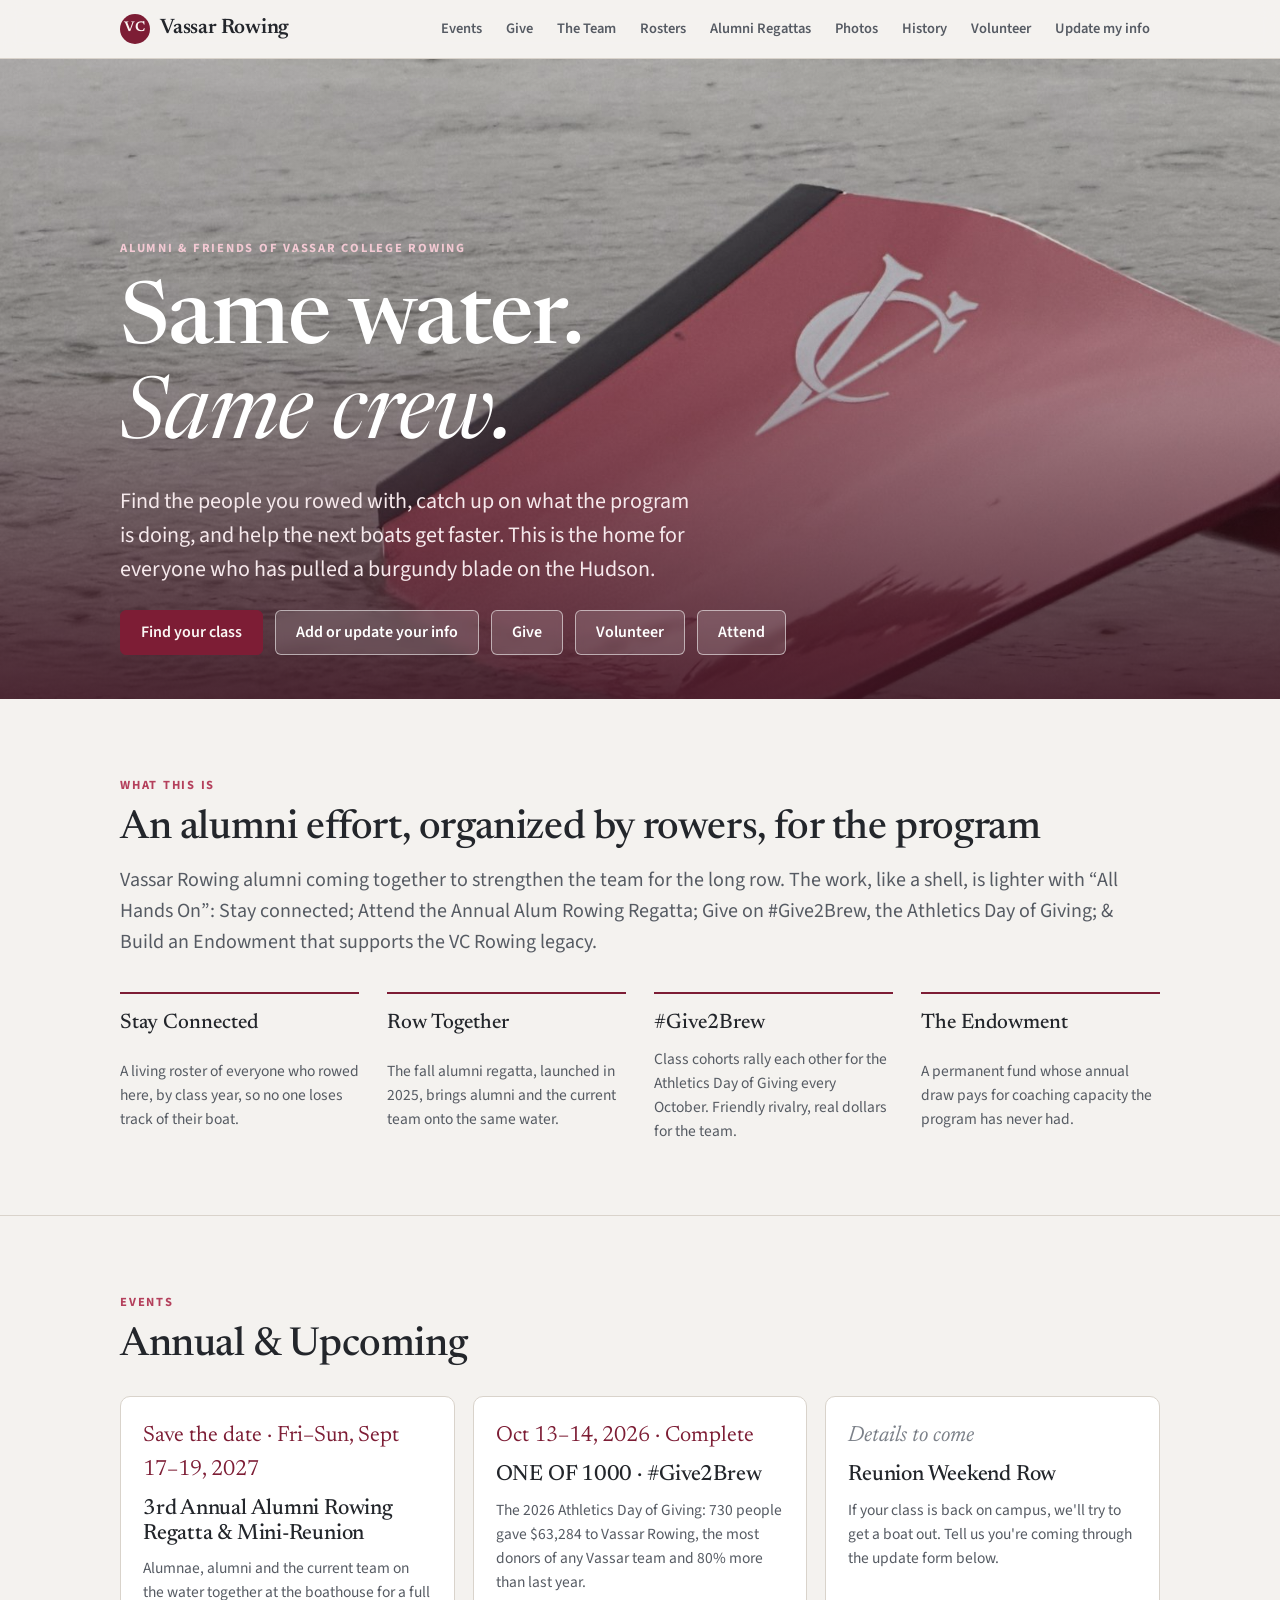
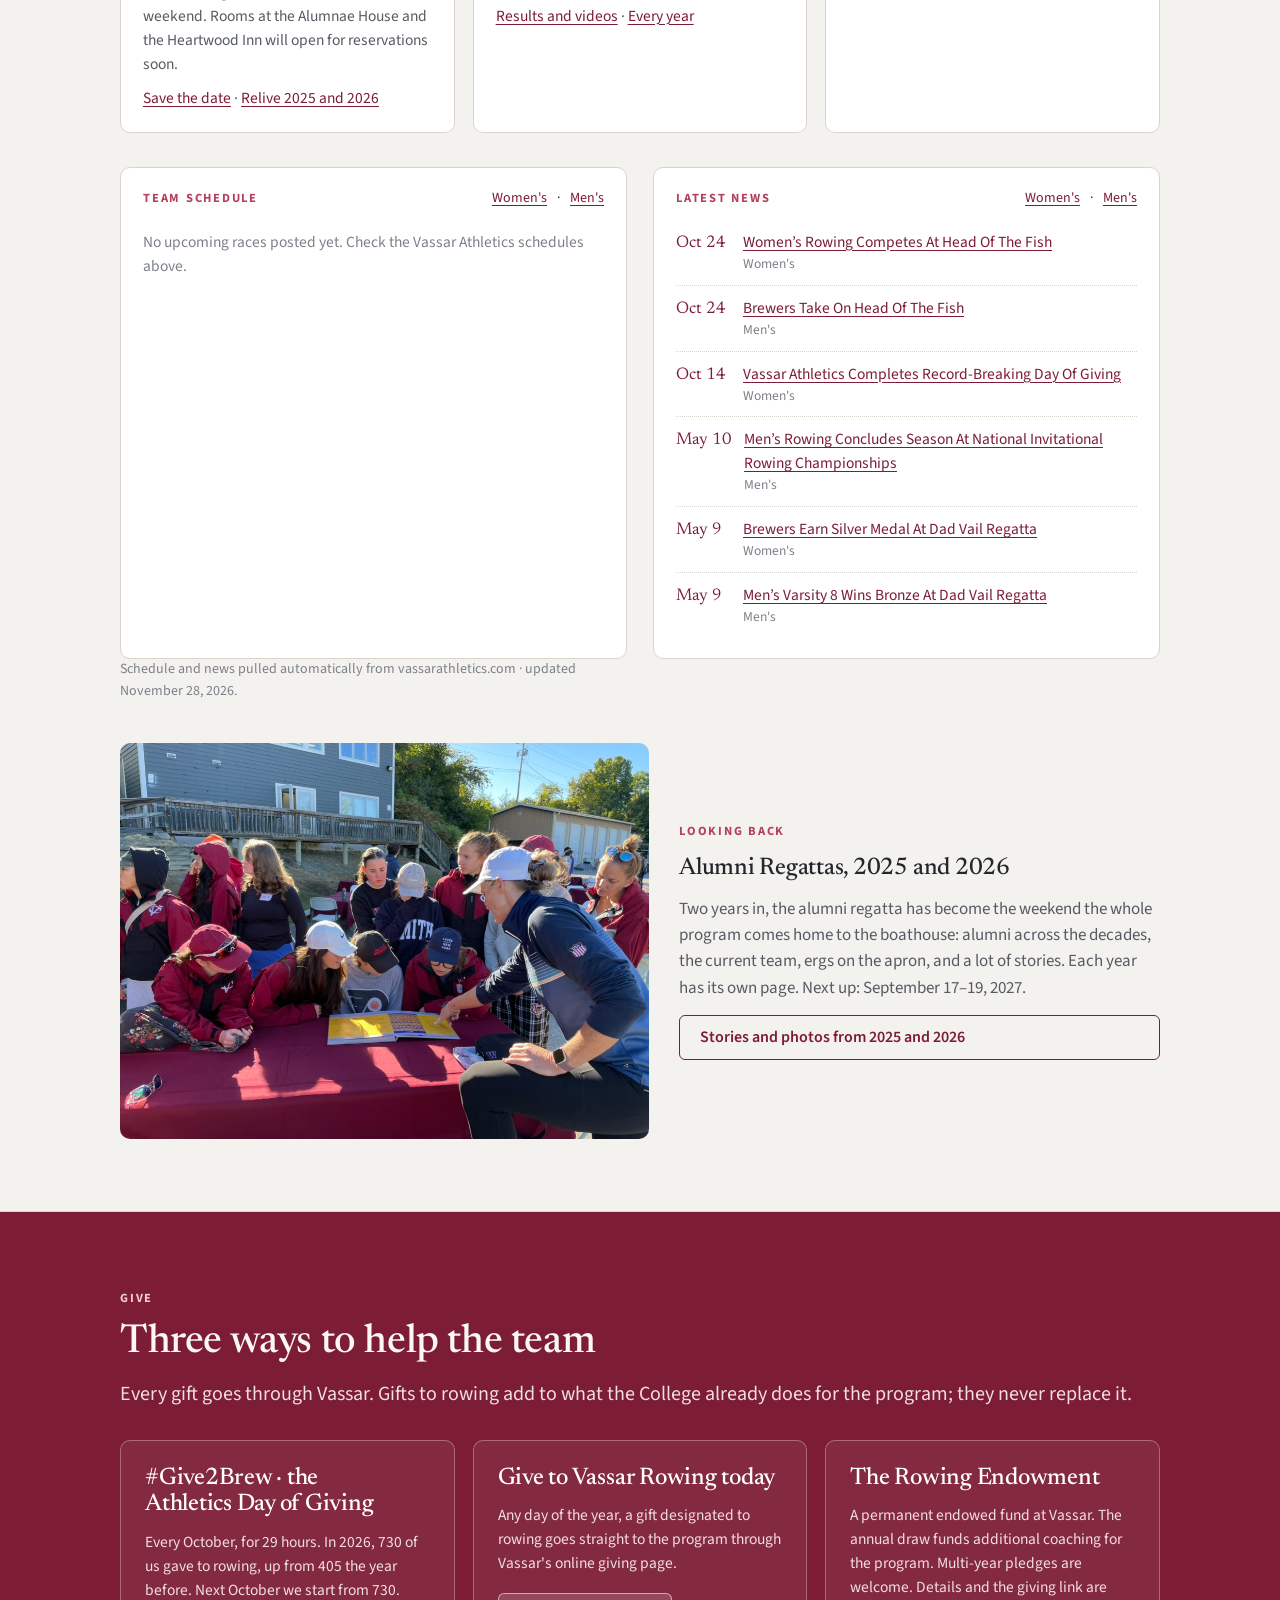
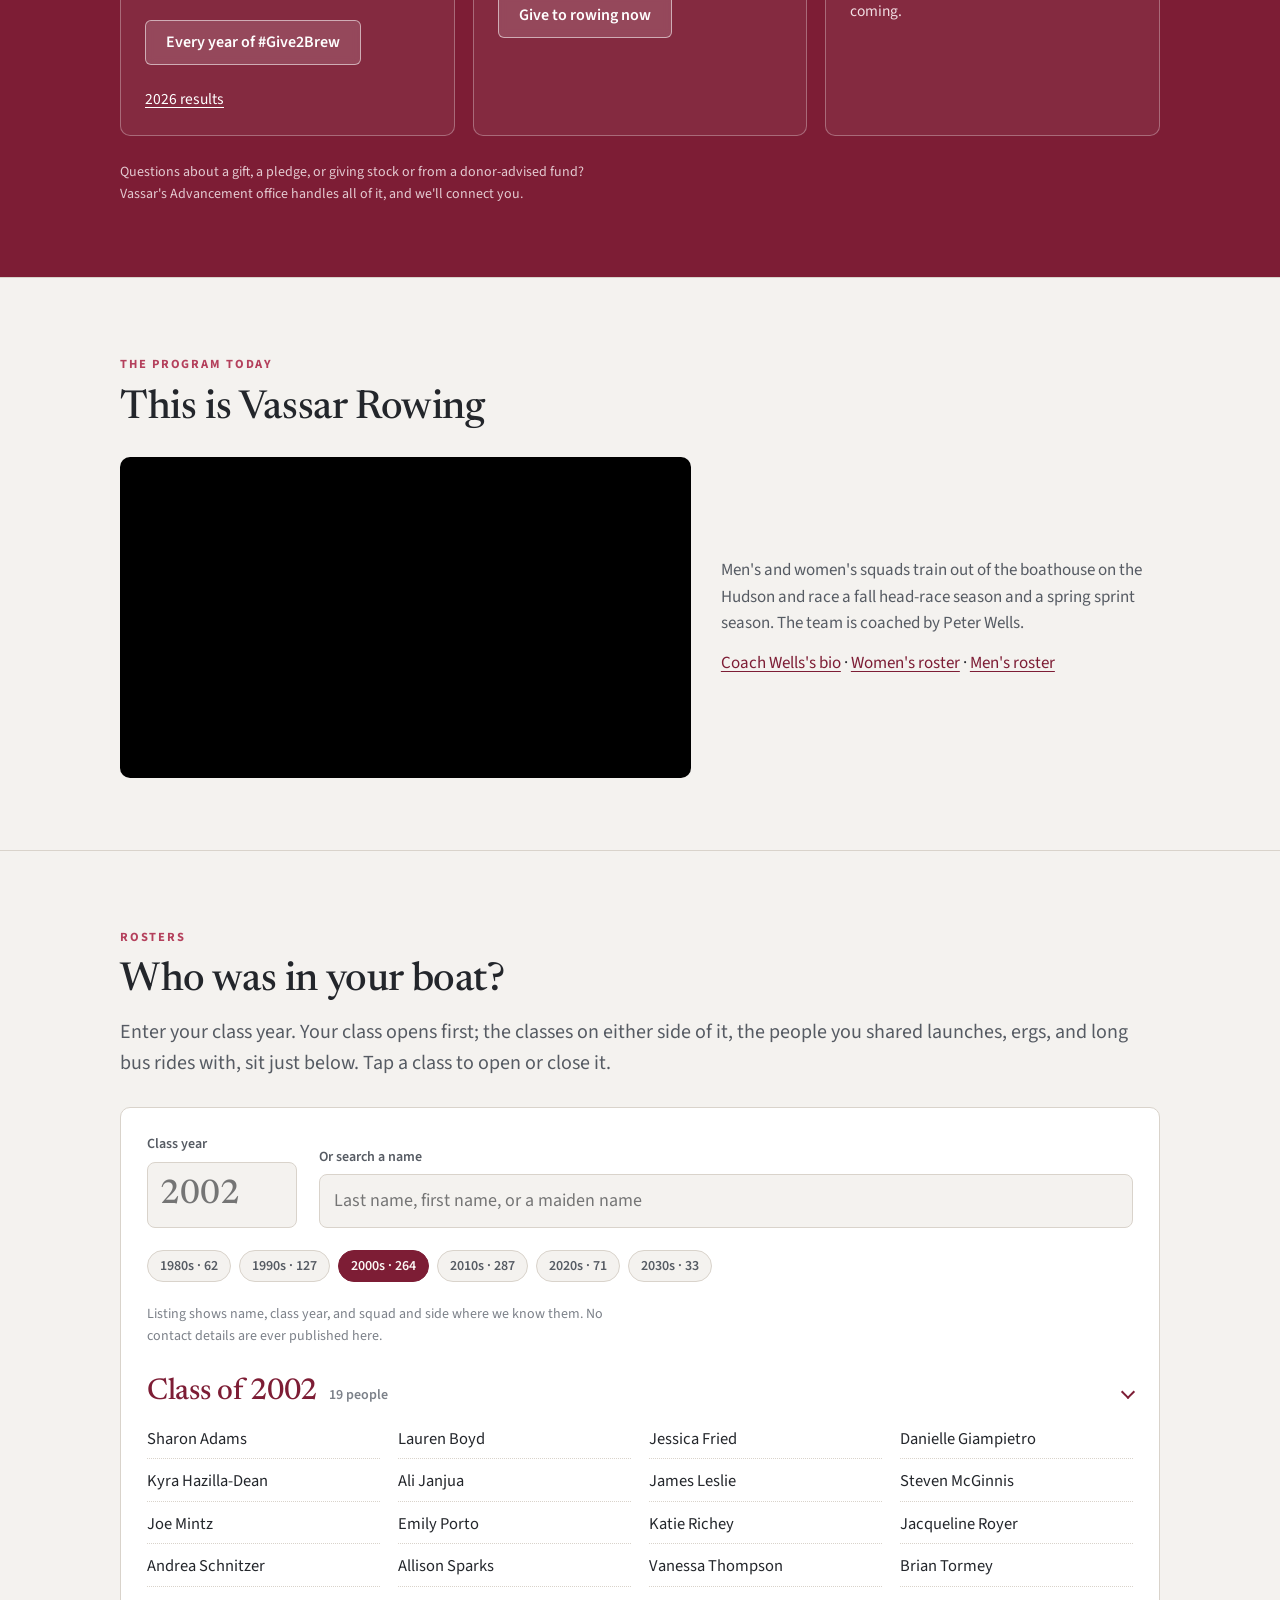
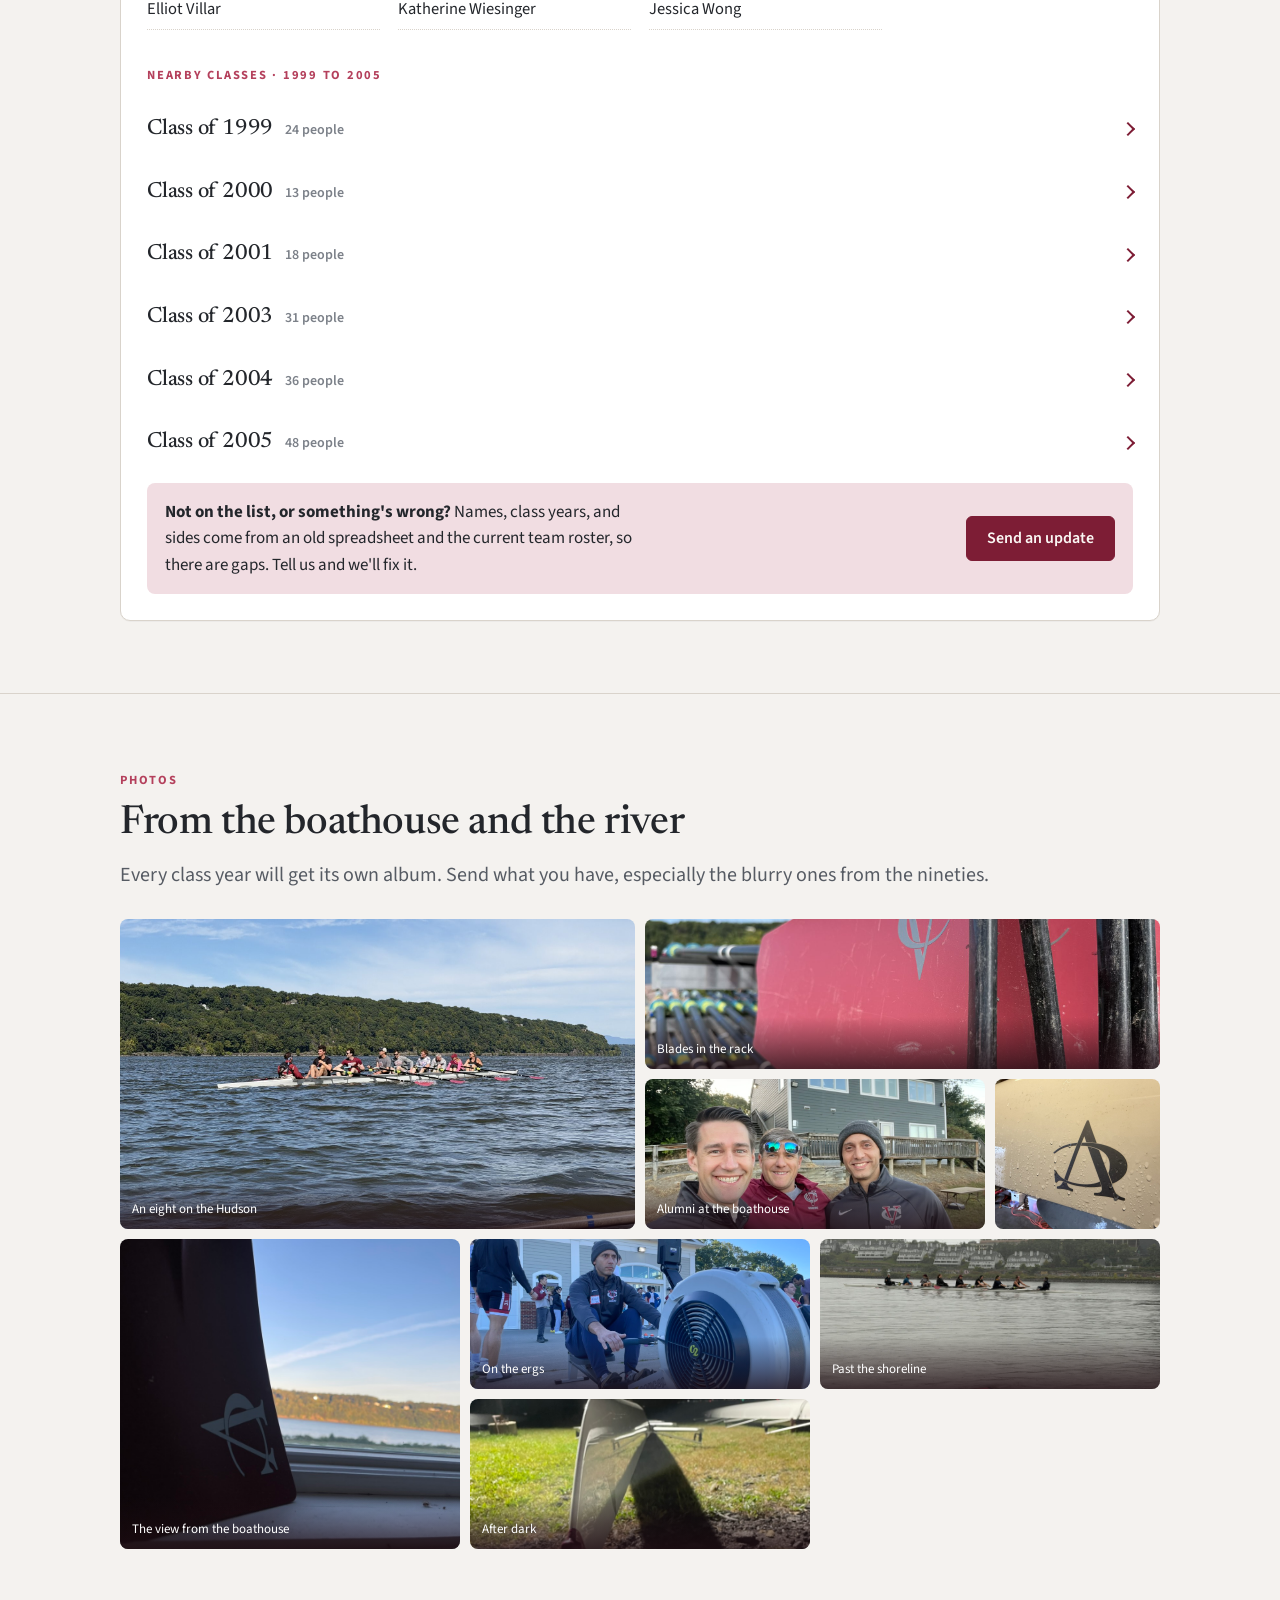
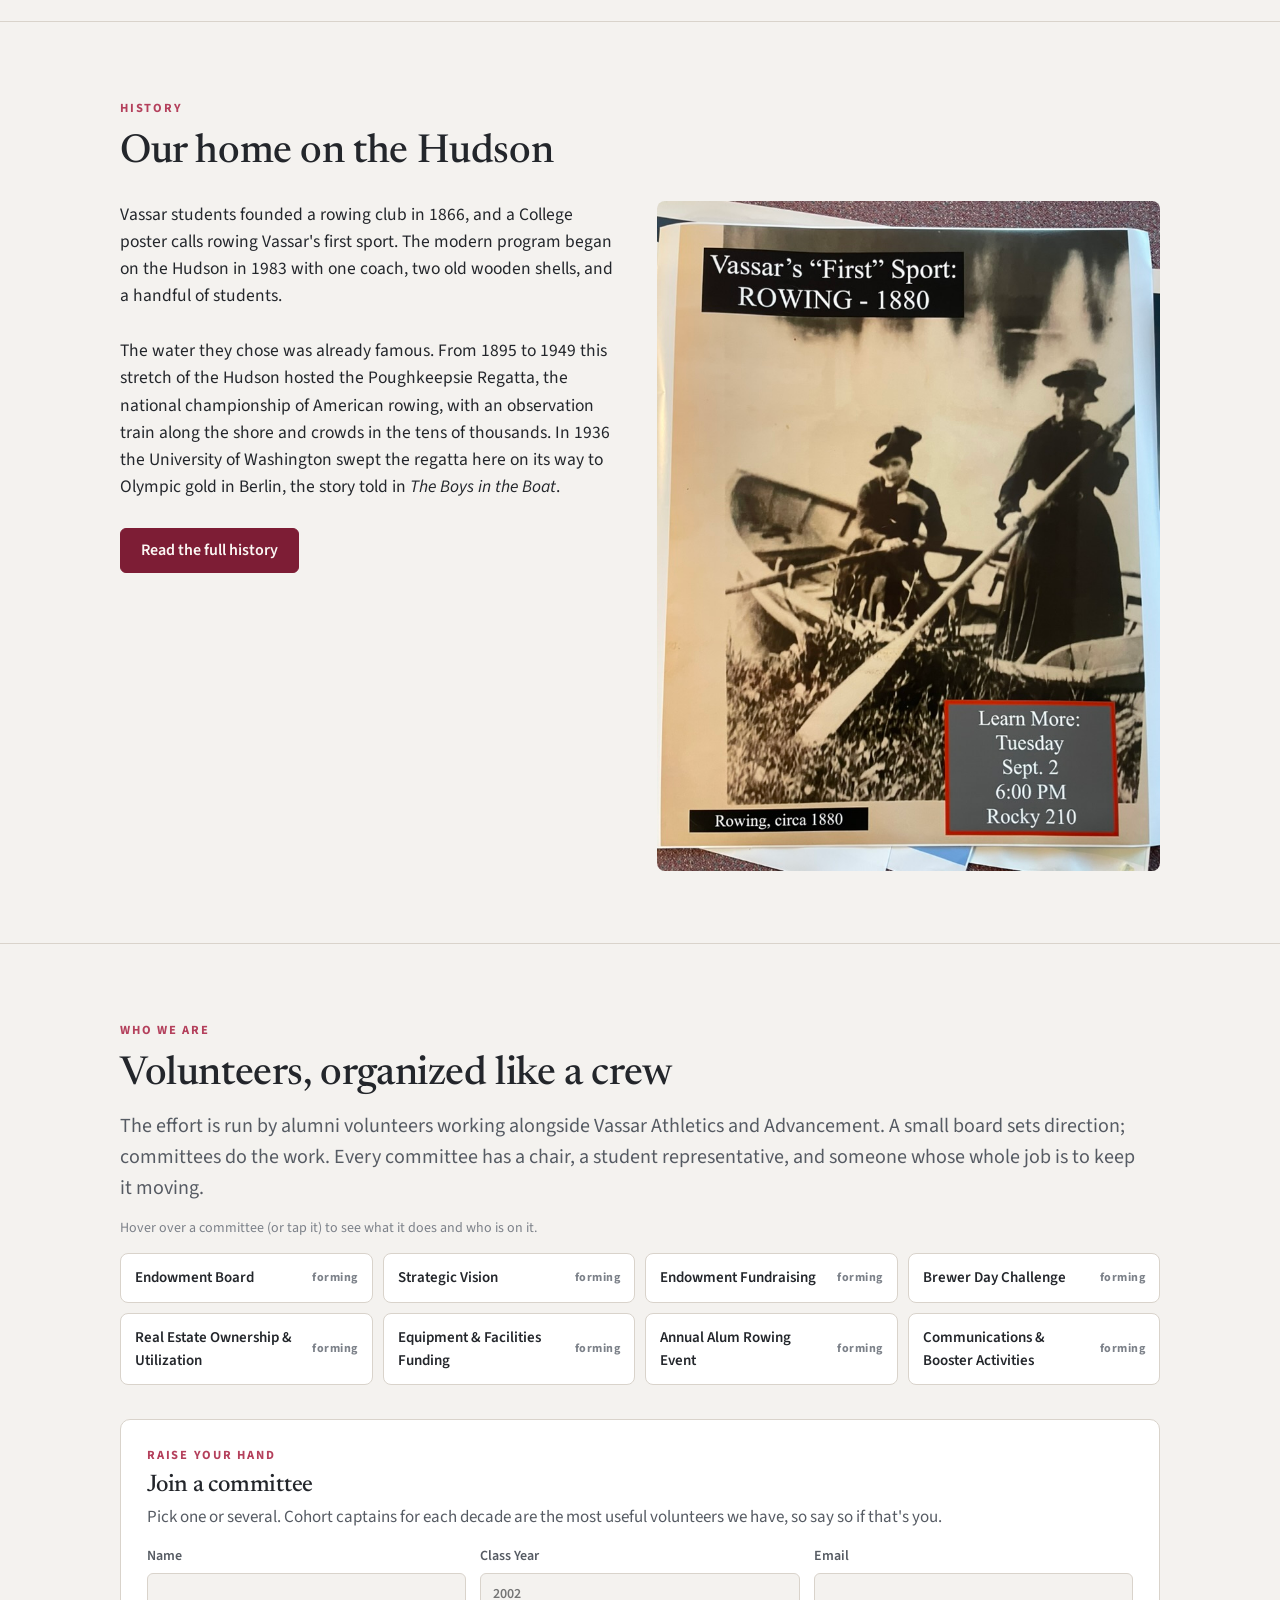
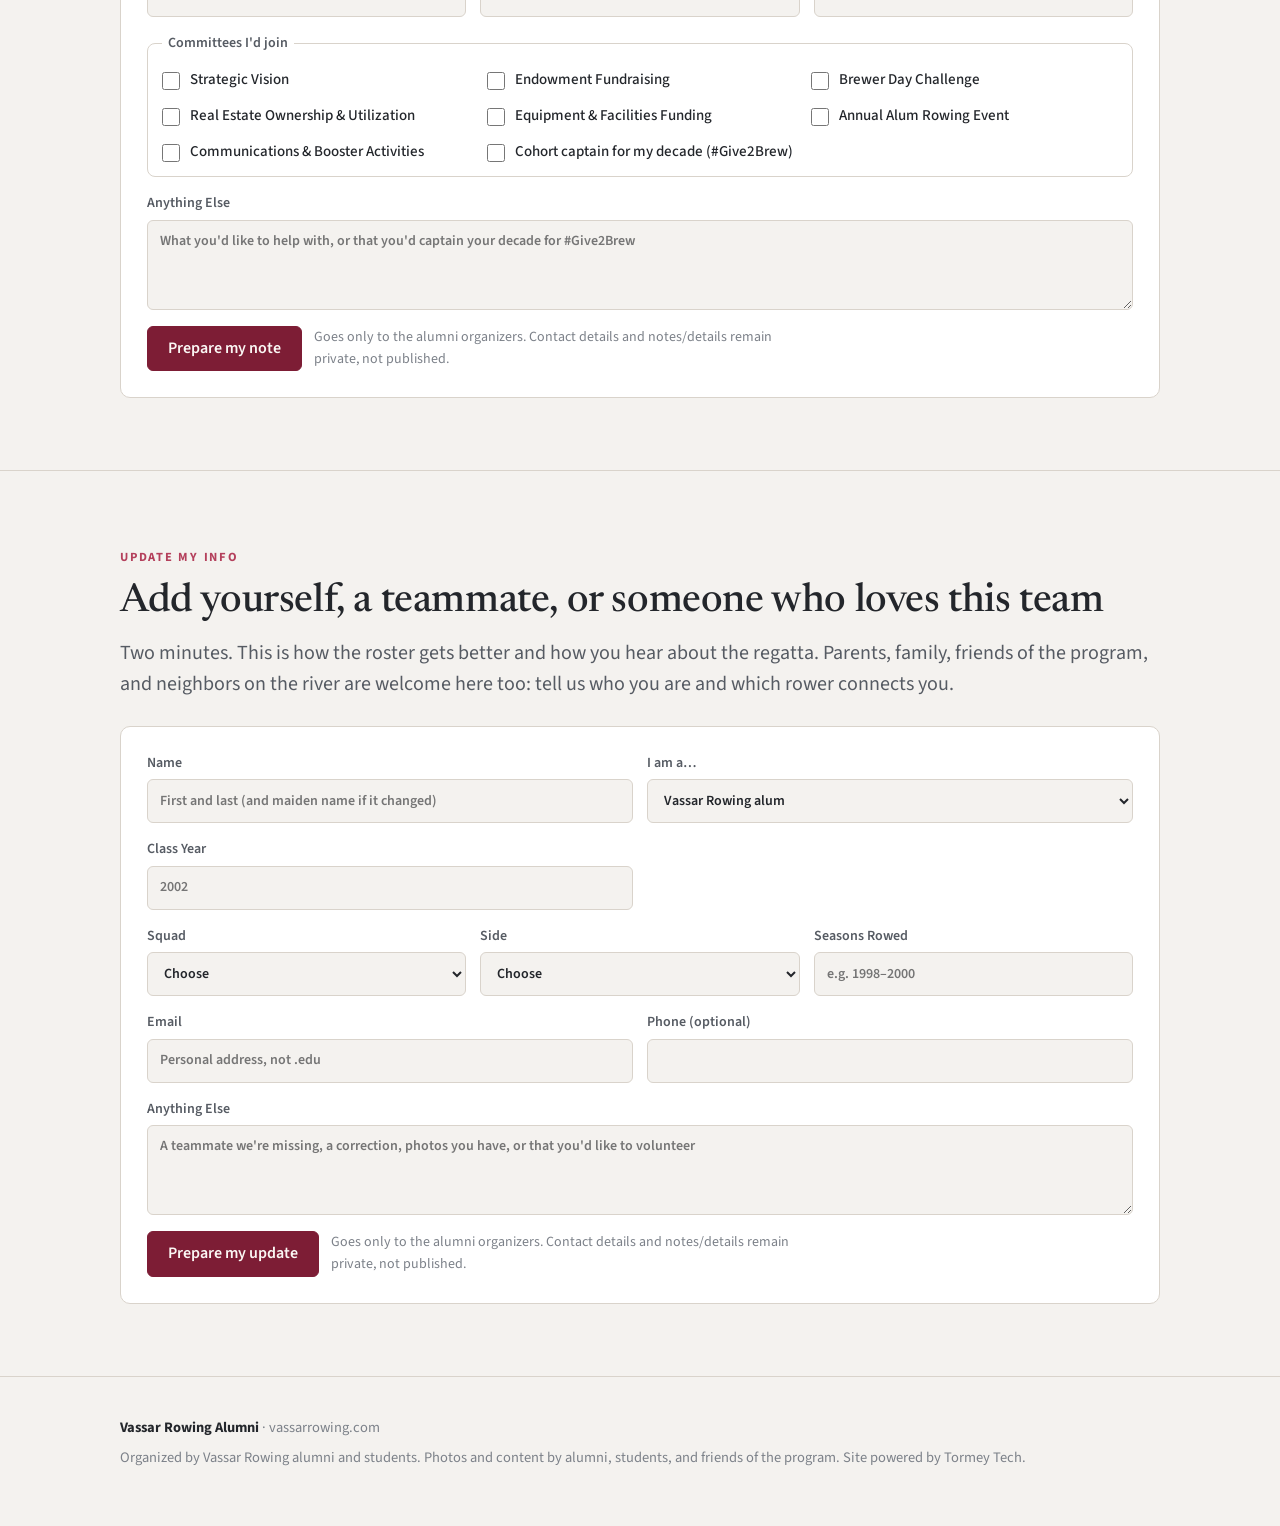
<file: index.html>
<!doctype html>
<html lang="en">
<head>
<meta charset="utf-8">
<meta name="viewport" content="width=device-width, initial-scale=1, viewport-fit=cover">
<meta name="description" content="Vassar Rowing alumni: find your class, see what the program is doing, and help the next boats get faster.">
<link rel="icon" href="data:image/svg+xml,%3Csvg xmlns='http://www.w3.org/2000/svg' viewBox='0 0 32 32'%3E%3Ccircle cx='16' cy='16' r='16' fill='%237D1D35'/%3E%3Ctext x='16' y='21' text-anchor='middle' font-family='Georgia,serif' font-size='14' fill='%23FBF7F4'%3EVC%3C/text%3E%3C/svg%3E">
<style>html{color-scheme:light}body{margin:0}img{max-width:100%}[hidden]{display:none!important}</style>
<title>Vassar Rowing Alumni</title>
<link rel="stylesheet" href="https://fonts.googleapis.com/css2?family=Newsreader:ital,opsz,wght@0,6..72,400;0,6..72,500;0,6..72,600;1,6..72,400&family=Source+Sans+3:wght@400;500;600;700&display=swap">


<link rel="stylesheet" href="styles.css">
</head>
<body>

<nav class="nav" aria-label="Site">
  <div class="wrap">
    <a class="brand" href="#top"><span class="vc" aria-hidden="true">VC</span>Vassar Rowing</a>
    <div class="nav-links">
      <a href="#events">Events</a><a href="#give">Give</a><a href="#program">The Team</a><a href="#rosters">Rosters</a><a href="regattas.html">Alumni Regattas</a><a href="#photos">Photos</a><a href="history.html">History</a><a href="#who">Volunteer</a><a href="#update">Update my info</a>
    </div>
  </div>
</nav>

<a class="g2b-strip" href="Give2Brew2026/" style="display:block;background:var(--burg-deep);color:#fff;text-align:center;padding:10px 16px;font-weight:600;font-size:15px;text-decoration:none">#Give2Brew 2026 &middot; 730 donors, the most of any Vassar team. Thank you! &middot; <span style="text-decoration:underline;text-underline-offset:3px">See the results</span></a>
<script>if(new Date()>new Date('2026-10-16T00:00:00-04:00'))document.querySelector('.g2b-strip').remove();</script>
<header class="hero" id="top">
  <img src="photos/hero-blade.jpg" alt="A Vassar blade, burgundy with the VC mark, resting on the Hudson">
  <div class="wrap">
    <span class="eyebrow">Alumni &amp; friends of Vassar College Rowing</span>
    <h1>Same water. <em>Same crew.</em></h1>
    <p>Find the people you rowed with, catch up on what the program is doing, and help the next boats get faster. This is the home for everyone who has pulled a burgundy blade on the Hudson.</p>
    <div class="actions">
      <a class="btn btn-primary" href="#rosters">Find your class</a>
      <a class="btn btn-light" href="#update">Add or update your info</a>
      <a class="btn btn-light" href="#give">Give</a>
      <a class="btn btn-light" href="#who">Volunteer</a>
      <a class="btn btn-light" href="#events">Attend</a>
    </div>
  </div>
</header>

<section class="block" id="about">
  <div class="wrap">
    <span class="eyebrow">What this is</span>
    <h2 style="margin-top:10px">An alumni effort, organized by rowers, for the program</h2>
    <p class="lede" style="margin-top:14px">Vassar Rowing alumni coming together to strengthen the team for the long row. The work, like a shell, is lighter with &ldquo;All Hands On&rdquo;: Stay connected; Attend the Annual Alum Rowing Regatta; Give on #Give2Brew, the Athletics Day of Giving; &amp; Build an Endowment that supports the VC Rowing legacy.</p>
    <div class="pillars">
      <div class="pillar"><strong>Stay Connected</strong><span>A living roster of everyone who rowed here, by class year, so no one loses track of their boat.</span></div>
      <div class="pillar"><strong>Row Together</strong><span>The fall alumni regatta, launched in 2025, brings alumni and the current team onto the same water.</span></div>
      <div class="pillar"><strong>#Give2Brew</strong><span>Class cohorts rally each other for the Athletics Day of Giving every October. Friendly rivalry, real dollars for the team.</span></div>
      <div class="pillar"><strong>The Endowment</strong><span>A permanent fund whose annual draw pays for coaching capacity the program has never had.</span></div>
    </div>
  </div>
</section>

<section class="block" id="events">
  <div class="wrap">
    <span class="eyebrow">Events</span>
    <h2 style="margin-top:10px">Annual &amp; Upcoming</h2>
    <div class="events">
      <div class="event"><span class="when">Save the date &middot; Fri&ndash;Sun, Sept 17&ndash;19, 2027</span><h3>3rd Annual Alumni Rowing Regatta &amp; Mini-Reunion</h3><p>Alumnae, alumni and the current team on the water together at the boathouse for a full weekend. Rooms at the Alumnae House and the Heartwood Inn will open for reservations soon.</p><p><a href="regattas.html#y2027">Save the date</a> &middot; <a href="regattas.html">Relive 2025 and 2026</a></p></div>
      <div class="event"><span class="when">Oct 13&ndash;14, 2026 &middot; Complete</span><h3>ONE OF 1000 &middot; #Give2Brew</h3><p>The 2026 Athletics Day of Giving: 730 people gave $63,284 to Vassar Rowing, the most donors of any Vassar team and 80% more than last year.</p><p><a href="Give2Brew2026/">Results and videos</a> &middot; <a href="Give2Brew/">Every year</a></p></div>
      <div class="event"><span class="when tbd">Details to come</span><h3>Reunion Weekend Row</h3><p>If your class is back on campus, we'll try to get a boat out. Tell us you're coming through the update form below.</p></div>
    </div>

    <div class="live" id="live">
      <div class="live-col">
        <div class="live-head"><span class="eyebrow">Team schedule</span><a href="https://www.vassarathletics.com/sports/womens-rowing/schedule" target="_blank" rel="noopener">Women's</a> &middot; <a href="https://www.vassarathletics.com/sports/mens-rowing/schedule" target="_blank" rel="noopener">Men's</a></div>
        <ul class="feed" id="feed-events"><li class="feed-empty">Loading the schedule from Vassar Athletics&hellip;</li></ul>
      </div>
      <div class="live-col">
        <div class="live-head"><span class="eyebrow">Latest news</span><a href="https://www.vassarathletics.com/sports/womens-rowing/archives?path=wrow" target="_blank" rel="noopener">Women's</a> &middot; <a href="https://www.vassarathletics.com/sports/mens-rowing/archives" target="_blank" rel="noopener">Men's</a></div>
        <ul class="feed" id="feed-news"><li class="feed-empty">Loading news from Vassar Athletics&hellip;</li></ul>
      </div>
    </div>
    <p class="privacy" id="feed-stamp"></p>

    <div class="recap">
      <img src="photos/team-table.jpg" alt="Current team members and an alumna gathered around a table looking at an old photo book outside the boathouse">
      <div class="stack">
        <span class="eyebrow">Looking back</span>
        <h3>Alumni Regattas, 2025 and 2026</h3>
        <p class="measure" style="color:var(--ink-2)">Two years in, the alumni regatta has become the weekend the whole program comes home to the boathouse: alumni across the decades, the current team, ergs on the apron, and a lot of stories. Each year has its own page. Next up: September 17&ndash;19, 2027.</p>
        <a class="btn btn-ghost" href="regattas.html">Stories and photos from 2025 and 2026</a>
      </div>
    </div>
  </div>
</section>

<section class="block give" id="give">
  <div class="wrap">
    <span class="eyebrow">Give</span>
    <h2 style="margin-top:10px">Three ways to help the team</h2>
    <p class="lede" style="margin-top:14px">Every gift goes through Vassar. Gifts to rowing add to what the College already does for the program; they never replace it.</p>
    <div class="give-grid">
      <div class="give-card"><h3>#Give2Brew &middot; the Athletics Day of Giving</h3><p>Every October, for 29 hours. In 2026, 730 of us gave to rowing, up from 405 the year before. Next October we start from 730.</p><a class="btn btn-light" href="Give2Brew/">Every year of #Give2Brew</a><p style="margin-top:10px"><a href="Give2Brew2026/">2026 results</a></p></div>
      <div class="give-card"><h3>Give to Vassar Rowing today</h3><p>Any day of the year, a gift designated to rowing goes straight to the program through Vassar's online giving page.</p><a class="btn btn-light" href="https://engage.vassar.edu/portal/online-giving-athletics?sys:gift:appeal=1588dc64-9080-dd3f-c507-9b34800c20a1" target="_blank" rel="noopener">Give to rowing now</a></div>
      <div class="give-card"><h3>The Rowing Endowment</h3><p>A permanent endowed fund at Vassar. The annual draw funds additional coaching for the program. Multi-year pledges are welcome. Details and the giving link are coming.</p></div>
    </div>
    <p class="fine">Questions about a gift, a pledge, or giving stock or from a donor-advised fund? Vassar's Advancement office handles all of it, and we'll connect you.</p>
  </div>
</section>

<section class="block" id="program">
  <div class="wrap">
    <span class="eyebrow">The program today</span>
    <h2 style="margin-top:10px">This is Vassar Rowing</h2>
    <div class="program">
      <div class="video"><iframe src="https://www.youtube-nocookie.com/embed/zP0qFWwcMtM" title="This is Vassar Rowing" loading="lazy" allow="accelerometer; autoplay; clipboard-write; encrypted-media; gyroscope; picture-in-picture; web-share" referrerpolicy="strict-origin-when-cross-origin" allowfullscreen></iframe></div>
      <div class="stack">
        <p class="measure" style="color:var(--ink-2)">Men's and women's squads train out of the boathouse on the Hudson and race a fall head-race season and a spring sprint season. The team is coached by Peter Wells.</p>
        <p><a href="https://www.vassarathletics.com/sports/mens-rowing/roster/coaches/peter-wells/1893" target="_blank" rel="noopener">Coach Wells's bio</a> &middot; <a href="https://www.vassarathletics.com/sports/womens-rowing/roster" target="_blank" rel="noopener">Women's roster</a> &middot; <a href="https://www.vassarathletics.com/sports/mens-rowing/roster" target="_blank" rel="noopener">Men's roster</a></p>
      </div>
    </div>
  </div>
</section>

<section class="block" id="rosters">
  <div class="wrap">
    <span class="eyebrow">Rosters</span>
    <h2 style="margin-top:10px">Who was in your boat?</h2>
    <p class="lede" style="margin-top:14px">Enter your class year. Your class opens first; the classes on either side of it, the people you shared launches, ergs, and long bus rides with, sit just below. Tap a class to open or close it.</p>

    <div class="roster-panel">
      <div class="finder">
        <label for="year">Class year<input id="year" type="number" inputmode="numeric" min="1900" max="2035" placeholder="2002" aria-describedby="year-help"></label>
        <label for="q">Or search a name<input id="q" type="text" placeholder="Last name, first name, or a maiden name"></label>
      </div>
      <div class="chips" id="decades" aria-label="Jump to a decade"></div>
      <p id="year-help" class="privacy">Listing shows name, class year, and squad and side where we know them. No contact details are ever published here.</p>
      <div class="results" id="results"></div>
      <div class="roster-note">
        <p><strong>Not on the list, or something's wrong?</strong> Names, class years, and sides come from an old spreadsheet and the current team roster, so there are gaps. Tell us and we'll fix it.</p>
        <a class="btn btn-primary" href="#update">Send an update</a>
      </div>
    </div>
  </div>
</section>

<section class="block" id="photos">
  <div class="wrap">
    <span class="eyebrow">Photos</span>
    <h2 style="margin-top:10px">From the boathouse and the river</h2>
    <p class="lede" style="margin-top:14px">Every class year will get its own album. Send what you have, especially the blurry ones from the nineties.</p>
    <div class="mosaic">
      <figure class="m-a"><img src="photos/eight-hudson.jpg" alt="An eight rowing on the Hudson with the western ridge behind" loading="lazy"><figcaption>An eight on the Hudson</figcaption></figure>
      <figure class="m-b"><img src="photos/blades-stacked.jpg" alt="Burgundy Vassar blades stacked in the boathouse rack" loading="lazy"><figcaption>Blades in the rack</figcaption></figure>
      <figure class="m-c"><img src="photos/alumni-boathouse.jpg" alt="Three alumni in VC Rowing gear in front of the boathouse" loading="lazy"><figcaption>Alumni at the boathouse</figcaption></figure>
      <figure class="m-d"><img src="photos/vc-hull.jpg" alt="VC mark on a wet hull" loading="lazy"></figure>
      <figure class="m-f"><img src="photos/blade-window.jpg" alt="A blade in the boathouse window with the Hudson behind" loading="lazy"><figcaption>The view from the boathouse</figcaption></figure>
      <figure class="m-e"><img src="photos/erg-2.jpg" alt="An alumnus on the erg outside the boathouse" loading="lazy"><figcaption>On the ergs</figcaption></figure>
      <figure class="m-g"><img src="photos/eight-shoreline.jpg" alt="An eight passing the Poughkeepsie shoreline" loading="lazy"><figcaption>Past the shoreline</figcaption></figure>
      <figure class="m-h"><img src="photos/oar-night.jpg" alt="An oar on the ground under the boathouse lights at night" loading="lazy"><figcaption>After dark</figcaption></figure>
    </div>
  </div>
</section>

<section class="block" id="history">
  <div class="wrap">
    <span class="eyebrow">History</span>
    <h2 style="margin-top:10px">Our home on the Hudson</h2>
    <div class="history">
      <div class="measure stack">
        <p>Vassar students founded a rowing club in 1866, and a College poster calls rowing Vassar's first sport. The modern program began on the Hudson in 1983 with one coach, two old wooden shells, and a handful of students.</p>
        <p>The water they chose was already famous. From 1895 to 1949 this stretch of the Hudson hosted the Poughkeepsie Regatta, the national championship of American rowing, with an observation train along the shore and crowds in the tens of thousands. In 1936 the University of Washington swept the regatta here on its way to Olympic gold in Berlin, the story told in <em>The Boys in the Boat</em>.</p>
        <p><a class="btn btn-primary" href="history.html">Read the full history</a></p>
      </div>
      <img src="photos/rowing-1880-poster.jpg" alt="Poster reading Vassar's First Sport: Rowing 1880, with a photograph of two women in a boat circa 1880" loading="lazy">
    </div>
  </div>
</section>

<section class="block" id="who">
  <div class="wrap">
    <span class="eyebrow">Who we are</span>
    <h2 style="margin-top:10px">Volunteers, organized like a crew</h2>
    <p class="lede" style="margin-top:14px">The effort is run by alumni volunteers working alongside Vassar Athletics and Advancement. A small board sets direction; committees do the work. Every committee has a chair, a student representative, and someone whose whole job is to keep it moving.</p>
    <p class="privacy" style="margin-top:14px">Hover over a committee (or tap it) to see what it does and who is on it.</p>
    <div class="committees" id="committees"></div>

    <div class="form" id="vol" style="margin-top:34px">
      <div class="stack" style="gap:6px">
        <span class="eyebrow">Raise your hand</span>
        <h3>Join a committee</h3>
        <p class="measure" style="color:var(--ink-2)">Pick one or several. Cohort captains for each decade are the most useful volunteers we have, so say so if that's you.</p>
      </div>
      <form id="vf" novalidate class="stack" style="gap:16px">
        <div class="grid3">
          <label>Name<input id="v-name" type="text" autocomplete="name"></label>
          <label>Class Year<input id="v-year" type="number" inputmode="numeric" placeholder="2002"></label>
          <label>Email<input id="v-email" type="email" autocomplete="email"></label>
        </div>
        <fieldset class="checks grid-3x3" id="v-checks"><legend>Committees I'd join</legend></fieldset>
        <label>Anything Else<textarea id="v-note" placeholder="What you'd like to help with, or that you'd captain your decade for #Give2Brew"></textarea></label>
        <div style="display:flex;gap:12px;flex-wrap:wrap;align-items:center">
          <button class="btn btn-primary" type="submit">Prepare my note</button>
          <span class="privacy">Goes only to the alumni organizers. Contact details and notes/details remain private, not published.</span>
        </div>
        <div class="out" id="v-out">
          <strong>Copy this and email it to <span id="v-addr">Brian@BrianTormey.com</span></strong>
          <pre id="v-body"></pre>
          <div style="display:flex;gap:10px;flex-wrap:wrap"><button class="btn btn-ghost" type="button" id="v-copy">Copy text</button><a class="btn btn-ghost" id="v-mailto" href="#">Open in my email app</a></div>
        </div>
      </form>
    </div>
  </div>
</section>

<section class="block" id="update">
  <div class="wrap">
    <span class="eyebrow">Update my info</span>
    <h2 style="margin-top:10px">Add yourself, a teammate, or someone who loves this team</h2>
    <p class="lede" style="margin-top:14px">Two minutes. This is how the roster gets better and how you hear about the regatta. Parents, family, friends of the program, and neighbors on the river are welcome here too: tell us who you are and which rower connects you.</p>
    <form class="form" id="f" novalidate>
      <div class="grid2">
        <label>Name<input id="f-name" type="text" autocomplete="name" placeholder="First and last (and maiden name if it changed)"></label>
        <label>I am a&hellip;<select id="f-type"><option>Vassar Rowing alum</option><option>Current rower</option><option>Parent or family of a rower</option><option>Friend of the program</option><option>Local rowing community (HRRA, MHRA, area programs)</option><option>Coach or staff</option></select></label>
      </div>
      <div class="grid2" id="f-rower-wrap">
        <label>Class Year<input id="f-year" type="number" inputmode="numeric" placeholder="2002"></label>
        <label id="f-link-wrap" hidden>Rower you're connected to<input id="f-link" type="text" placeholder="Name and class year, e.g. Jane Doe '02"></label>
      </div>
      <div class="grid3" id="f-rowing-wrap">
        <label>Squad<select id="f-squad"><option value="">Choose</option><option>Men's</option><option>Women's</option></select></label>
        <label>Side<select id="f-side"><option value="">Choose</option><option>Port</option><option>Starboard</option><option>Coxswain</option><option>Both</option></select></label>
        <label>Seasons Rowed<input id="f-seasons" type="text" placeholder="e.g. 1998–2000"></label>
      </div>
      <div class="grid2">
        <label>Email<input id="f-email" type="email" autocomplete="email" placeholder="Personal address, not .edu"></label>
        <label>Phone (optional)<input id="f-phone" type="tel" autocomplete="tel"></label>
      </div>
      <label>Anything Else<textarea id="f-note" placeholder="A teammate we're missing, a correction, photos you have, or that you'd like to volunteer"></textarea></label>
      <div style="display:flex;gap:12px;flex-wrap:wrap;align-items:center">
        <button class="btn btn-primary" type="submit">Prepare my update</button>
        <span class="privacy">Goes only to the alumni organizers. Contact details and notes/details remain private, not published.</span>
      </div>
      <div class="out" id="out">
        <strong>Copy this and email it to <span id="addr">brian@briantormey.com</span></strong>
        <pre id="body"></pre>
        <div style="display:flex;gap:10px;flex-wrap:wrap"><button class="btn btn-ghost" type="button" id="copy">Copy text</button><a class="btn btn-ghost" id="mailto" href="#">Open in my email app</a></div>
      </div>
    </form>
  </div>
</section>

<footer>
  <div class="wrap">
    <div><strong style="color:var(--ink)">Vassar Rowing Alumni</strong> · vassarrowing.com</div>
    <div>Organized by Vassar Rowing alumni and students. Photos and content by alumni, students, and friends of the program. Site powered by Tormey Tech.</div>
  </div>
</footer>

<script src="roster.js"></script>
<script src="site.js"></script>

</body>
</html>
</file>
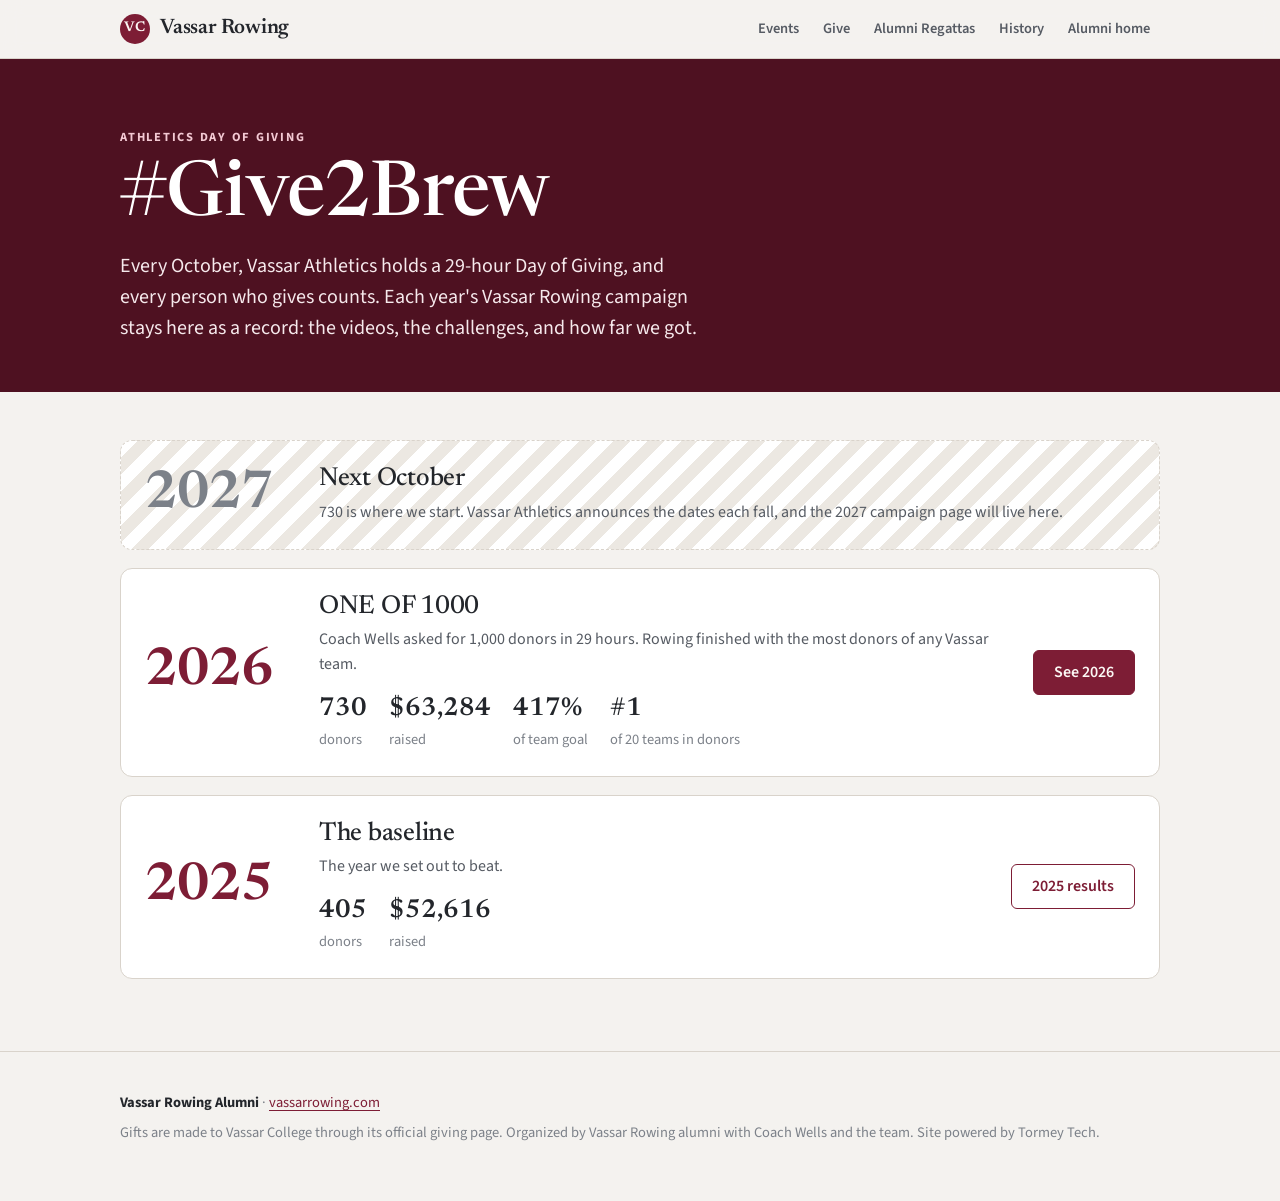
<file: Give2Brew/index.html>
<!doctype html>
<html lang="en">
<head>
<meta charset="utf-8">
<meta name="viewport" content="width=device-width, initial-scale=1, viewport-fit=cover">
<title>#Give2Brew · Vassar Rowing</title>
<meta name="description" content="Vassar Rowing on the Athletics Day of Giving, year by year: every #Give2Brew campaign, its videos, challenges and final results.">
<meta property="og:title" content="#Give2Brew · Vassar Rowing">
<meta property="og:description" content="Every year of Vassar Rowing on the Athletics Day of Giving. 2026: 730 donors, the most of any Vassar team.">
<meta property="og:image" content="https://vassarrowing.com/photos/2026/group-photo.jpg">
<link rel="icon" href="data:image/svg+xml,%3Csvg xmlns='http://www.w3.org/2000/svg' viewBox='0 0 32 32'%3E%3Ccircle cx='16' cy='16' r='16' fill='%237D1D35'/%3E%3Ctext x='16' y='21' text-anchor='middle' font-family='Georgia,serif' font-size='14' fill='%23FBF7F4'%3EVC%3C/text%3E%3C/svg%3E">
<link rel="stylesheet" href="https://fonts.googleapis.com/css2?family=Newsreader:ital,opsz,wght@0,6..72,400;0,6..72,500;0,6..72,600;1,6..72,400&family=Source+Sans+3:wght@400;500;600;700&display=swap">
<link rel="stylesheet" href="../styles.css">
<style>
.page-hero{background:var(--burg-deep);color:#fff;padding-block:64px 48px}
.page-hero .eyebrow{color:#F3C9D3}
.page-hero h1{font-size:clamp(40px,7vw,76px);line-height:1;margin-top:10px}
.page-hero p{color:#F6E9EC;font-size:clamp(18px,2vw,20px);max-width:58ch;margin-top:16px}
.yrs{padding-block:48px 72px;display:grid;gap:18px}
.yr{display:grid;grid-template-columns:150px minmax(0,1fr) auto;gap:24px;align-items:center;padding:24px;border:1px solid var(--line);border-radius:12px;background:var(--surface)}
.yr .y{font-family:var(--font-display);font-size:52px;font-weight:600;line-height:1;color:var(--burg)}
.yr h2{font-size:26px}
.yr p{margin-top:6px;color:var(--ink-2);font-size:16px}
.yr .nums{display:flex;flex-wrap:wrap;gap:8px 22px;margin-top:12px}
.yr .nums span{font-size:14.5px;color:var(--muted)}
.yr .nums b{display:block;font-family:var(--font-display);font-size:26px;font-weight:600;color:var(--ink);font-variant-numeric:tabular-nums}
.yr.next{background:repeating-linear-gradient(135deg,var(--surface) 0 12px,var(--surface-2) 12px 24px);border-style:dashed}
.yr.next .y{color:var(--muted)}
.yr .btn{white-space:nowrap}
@media (max-width:760px){.yr{grid-template-columns:1fr;gap:12px}.yr .y{font-size:40px}}
</style>
</head>
<body>
<nav class="nav" aria-label="Site">
  <div class="wrap">
    <a class="brand" href="../index.html"><span class="vc" aria-hidden="true">VC</span>Vassar Rowing</a>
    <div class="nav-links">
      <a href="../index.html#events">Events</a><a href="../index.html#give">Give</a><a href="../regattas.html">Alumni Regattas</a><a href="../history.html">History</a><a href="../index.html">Alumni home</a>
    </div>
  </div>
</nav>

<header class="page-hero">
  <div class="wrap">
    <span class="eyebrow">Athletics Day of Giving</span>
    <h1>#Give2Brew</h1>
    <p>Every October, Vassar Athletics holds a 29-hour Day of Giving, and every person who gives counts. Each year's Vassar Rowing campaign stays here as a record: the videos, the challenges, and how far we got.</p>
  </div>
</header>

<main class="wrap yrs">
  <article class="yr next">
    <div class="y">2027</div>
    <div>
      <h2>Next October</h2>
      <p>730 is where we start. Vassar Athletics announces the dates each fall, and the 2027 campaign page will live here.</p>
    </div>
  </article>

  <article class="yr">
    <div class="y">2026</div>
    <div>
      <h2>ONE OF 1000</h2>
      <p>Coach Wells asked for 1,000 donors in 29 hours. Rowing finished with the most donors of any Vassar team.</p>
      <div class="nums">
        <span><b>730</b>donors</span>
        <span><b>$63,284</b>raised</span>
        <span><b>417%</b>of team goal</span>
        <span><b>#1</b>of 20 teams in donors</span>
      </div>
    </div>
    <a class="btn btn-primary" href="../Give2Brew2026/">See 2026</a>
  </article>

  <article class="yr">
    <div class="y">2025</div>
    <div>
      <h2>The baseline</h2>
      <p>The year we set out to beat.</p>
      <div class="nums">
        <span><b>405</b>donors</span>
        <span><b>$52,616</b>raised</span>
      </div>
    </div>
    <a class="btn btn-ghost" href="https://www.givecampus.com/schools/VassarCollege/vassar-athletics-day-of-giving-2025" target="_blank" rel="noopener">2025 results</a>
  </article>
</main>

<footer>
  <div class="wrap">
    <div><strong style="color:var(--ink)">Vassar Rowing Alumni</strong> · <a href="../index.html">vassarrowing.com</a></div>
    <div>Gifts are made to Vassar College through its official giving page. Organized by Vassar Rowing alumni with Coach Wells and the team. Site powered by Tormey Tech.</div>
  </div>
</footer>
</body>
</html>
</file>
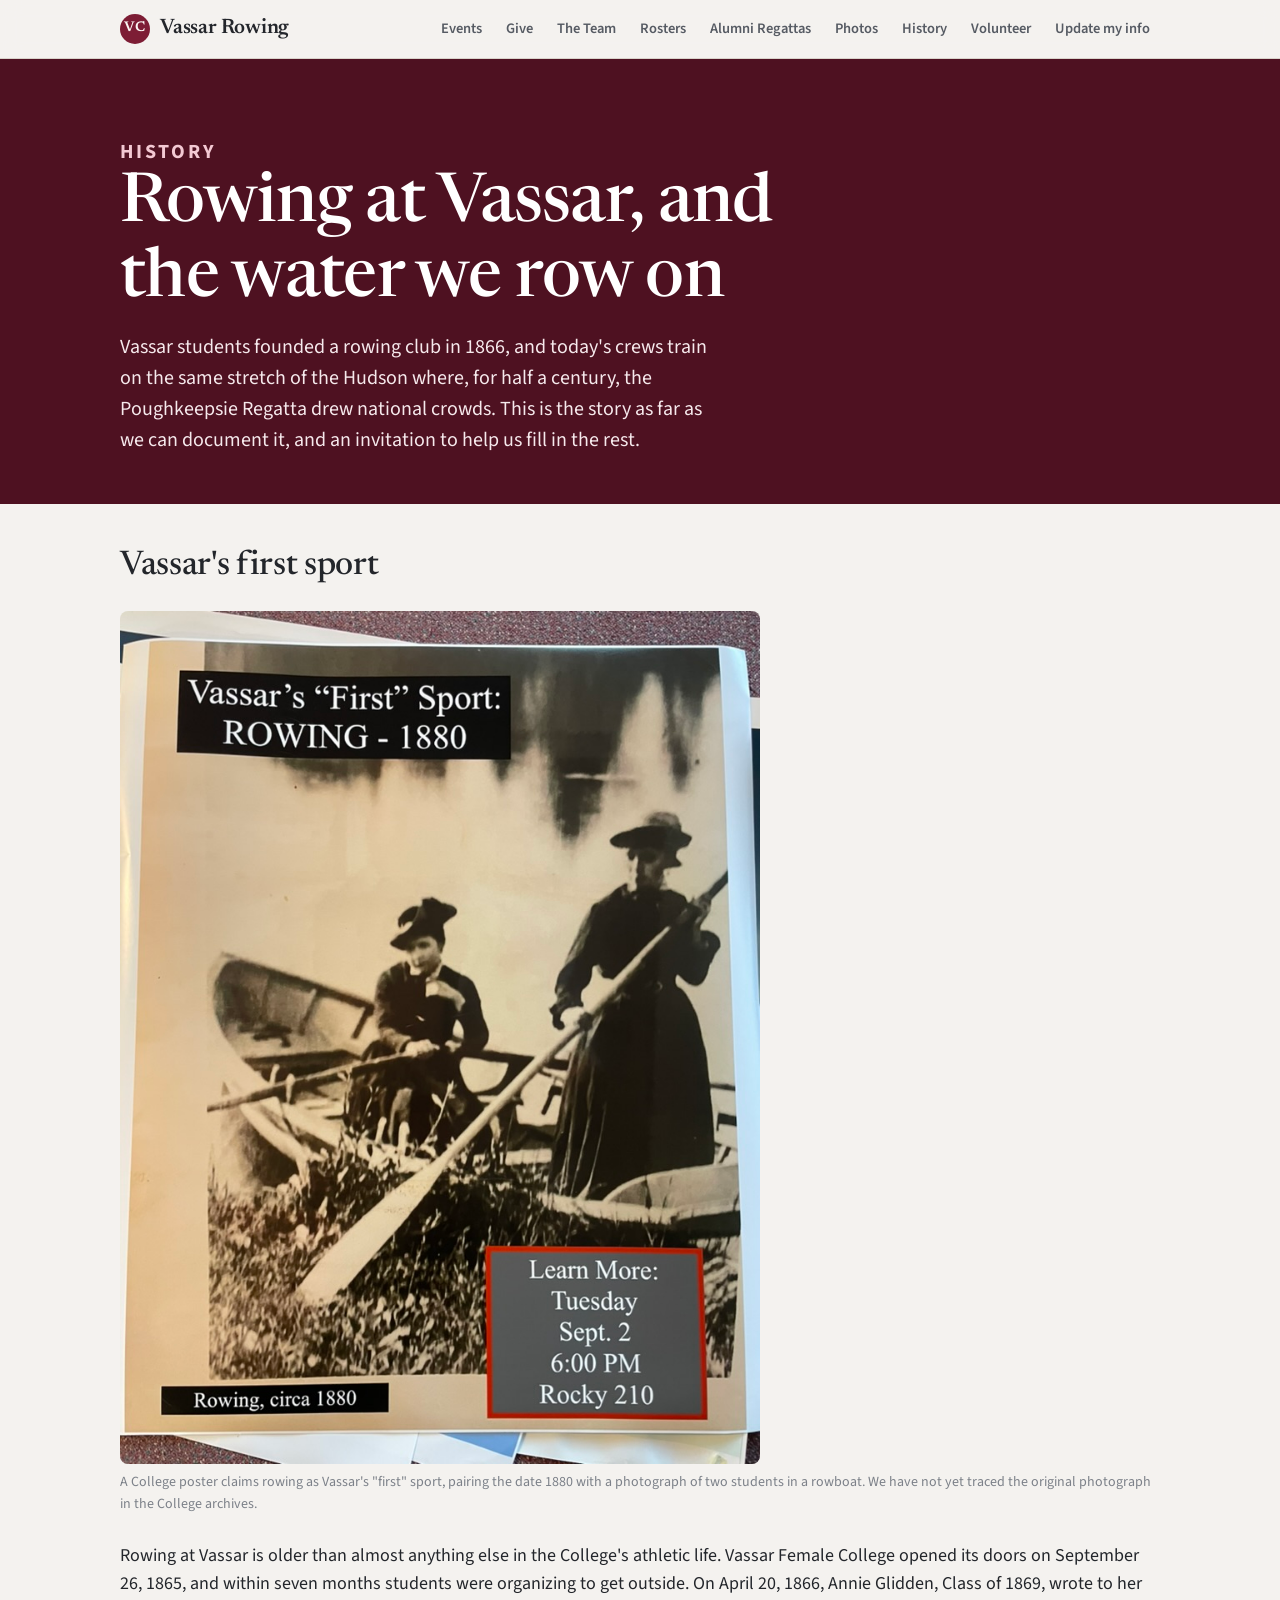
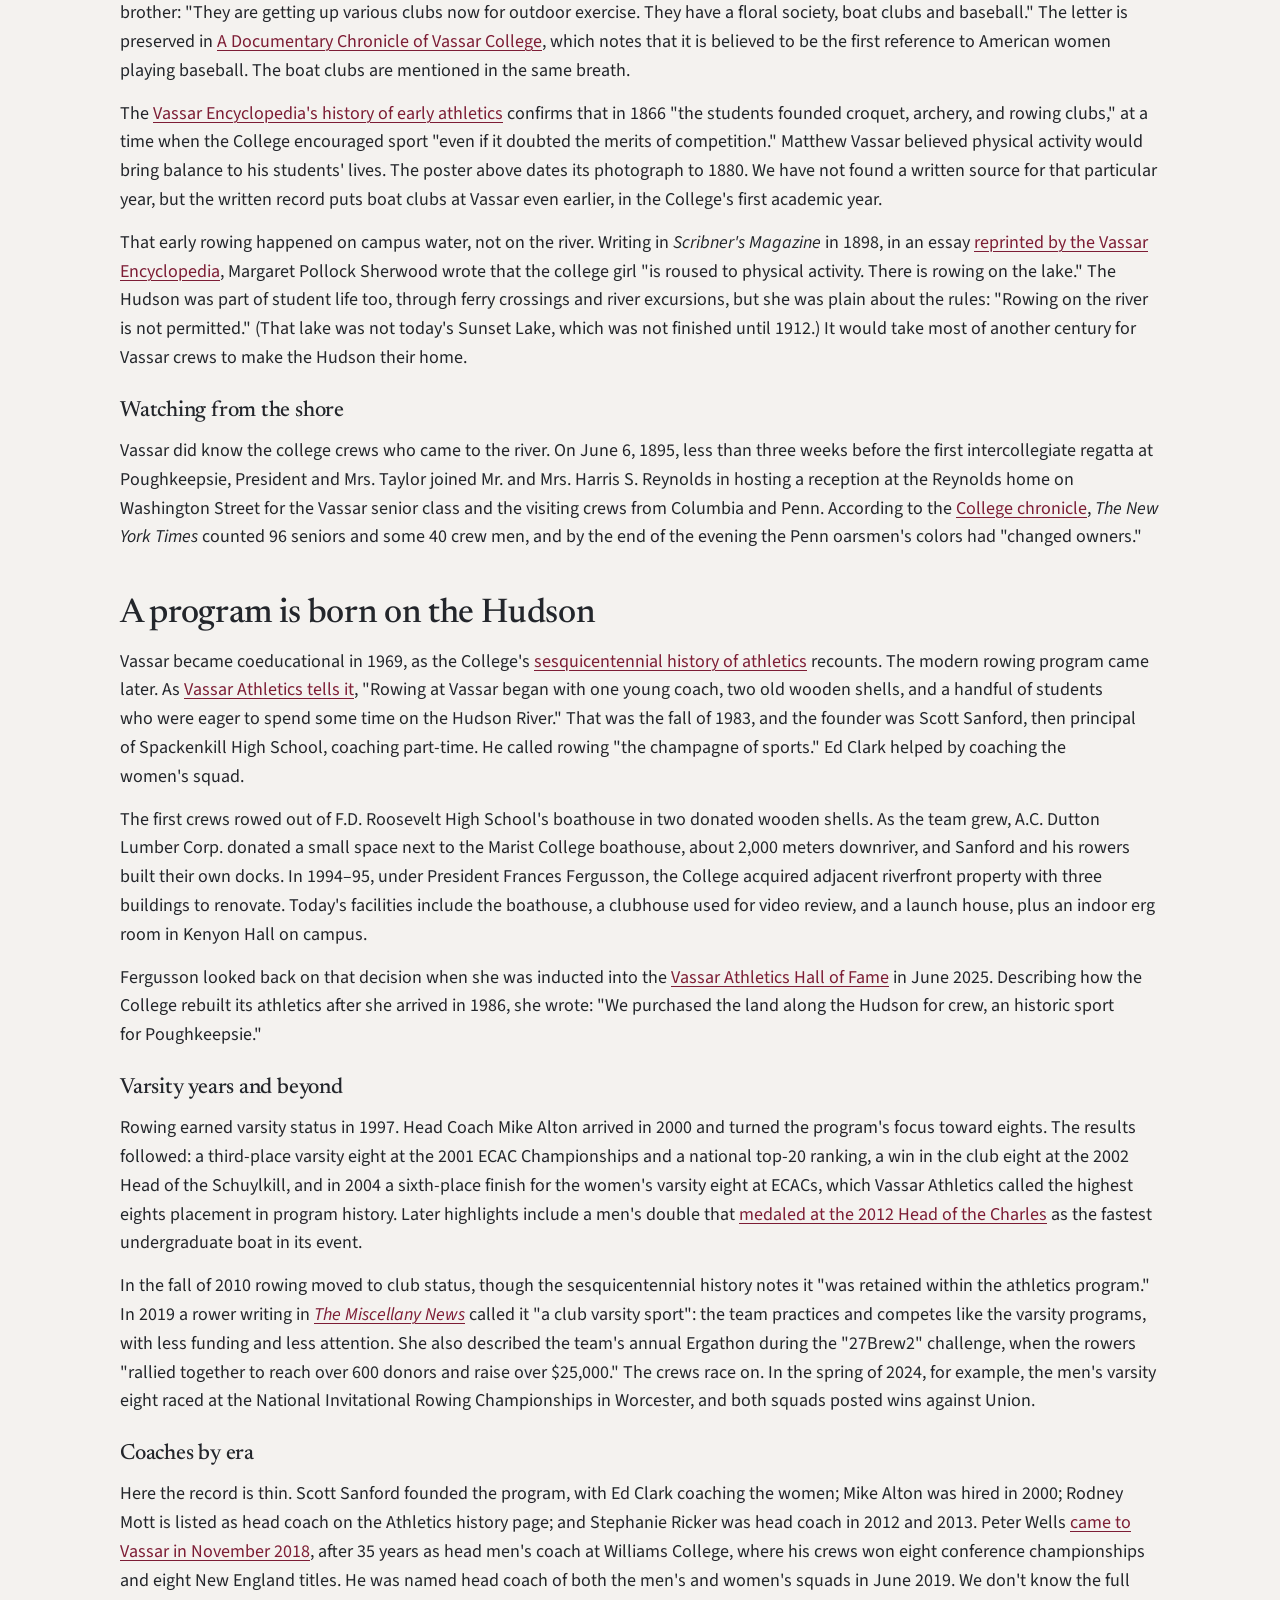
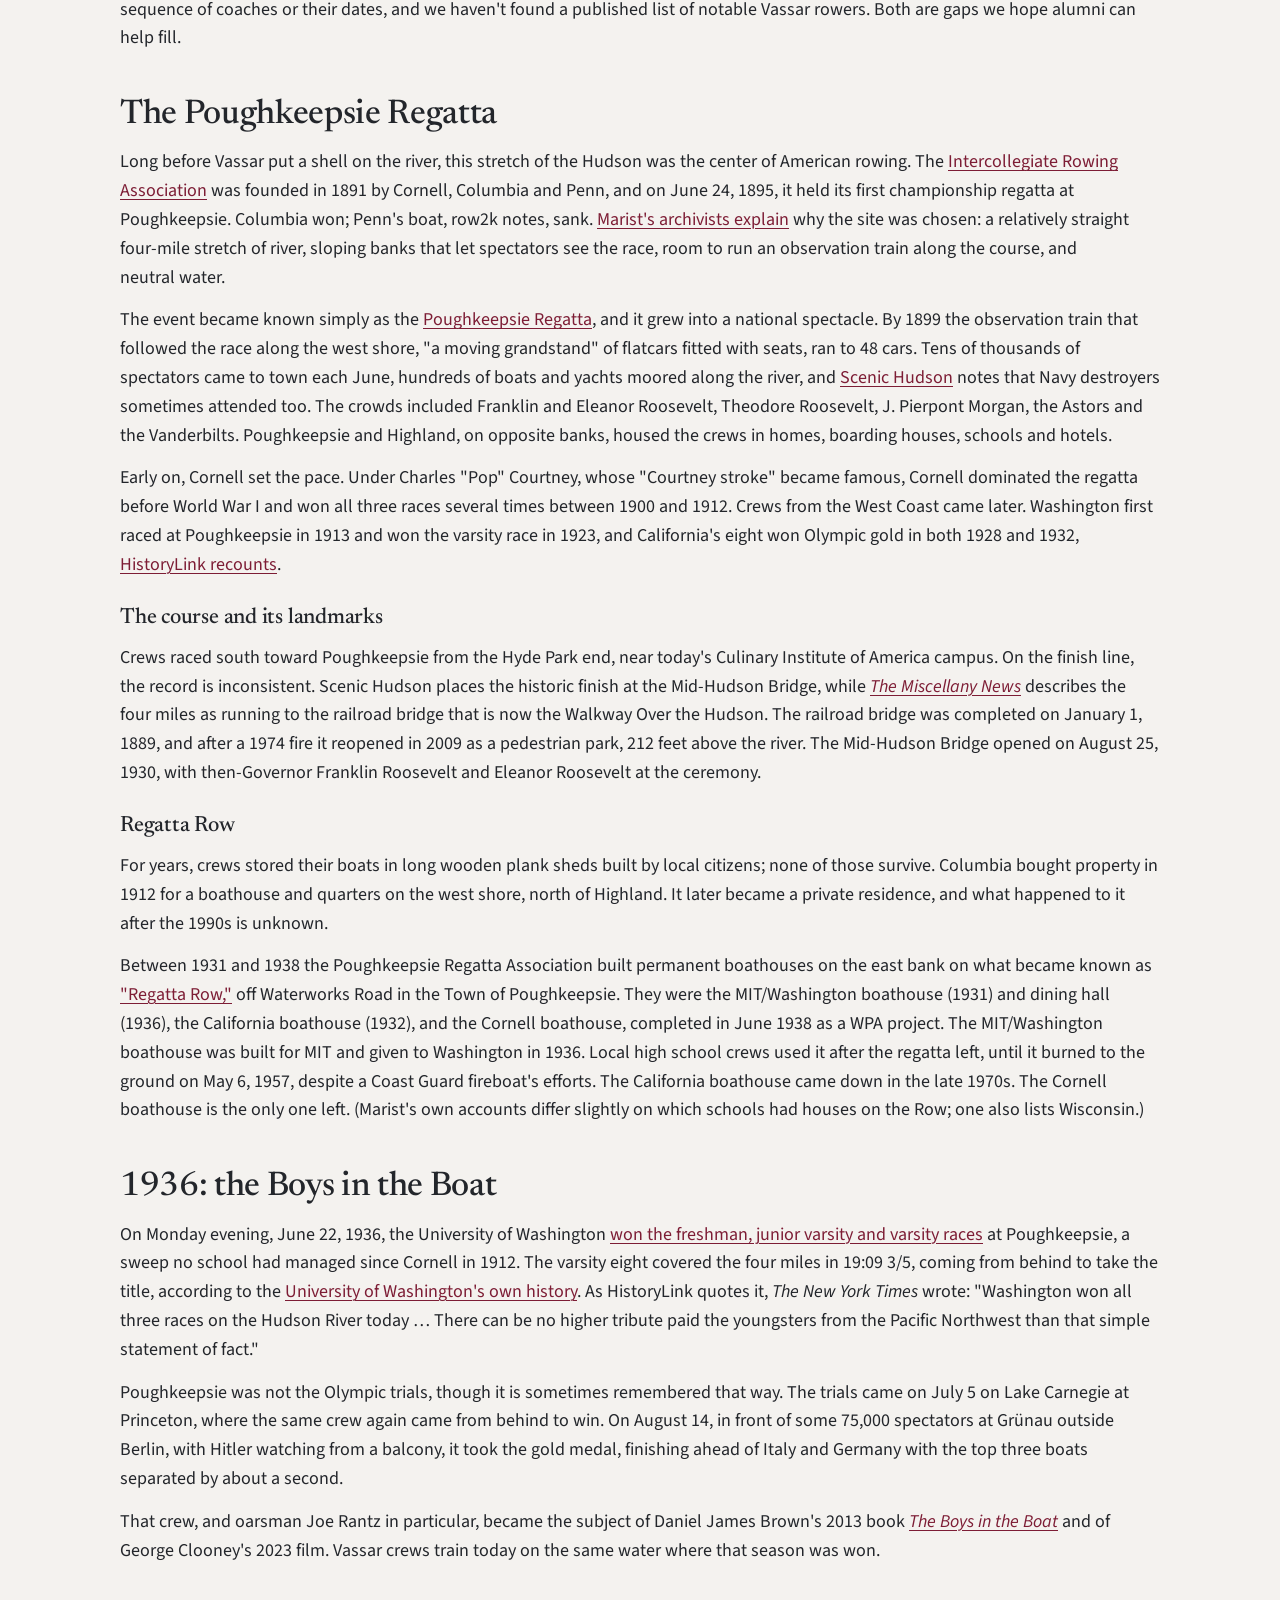
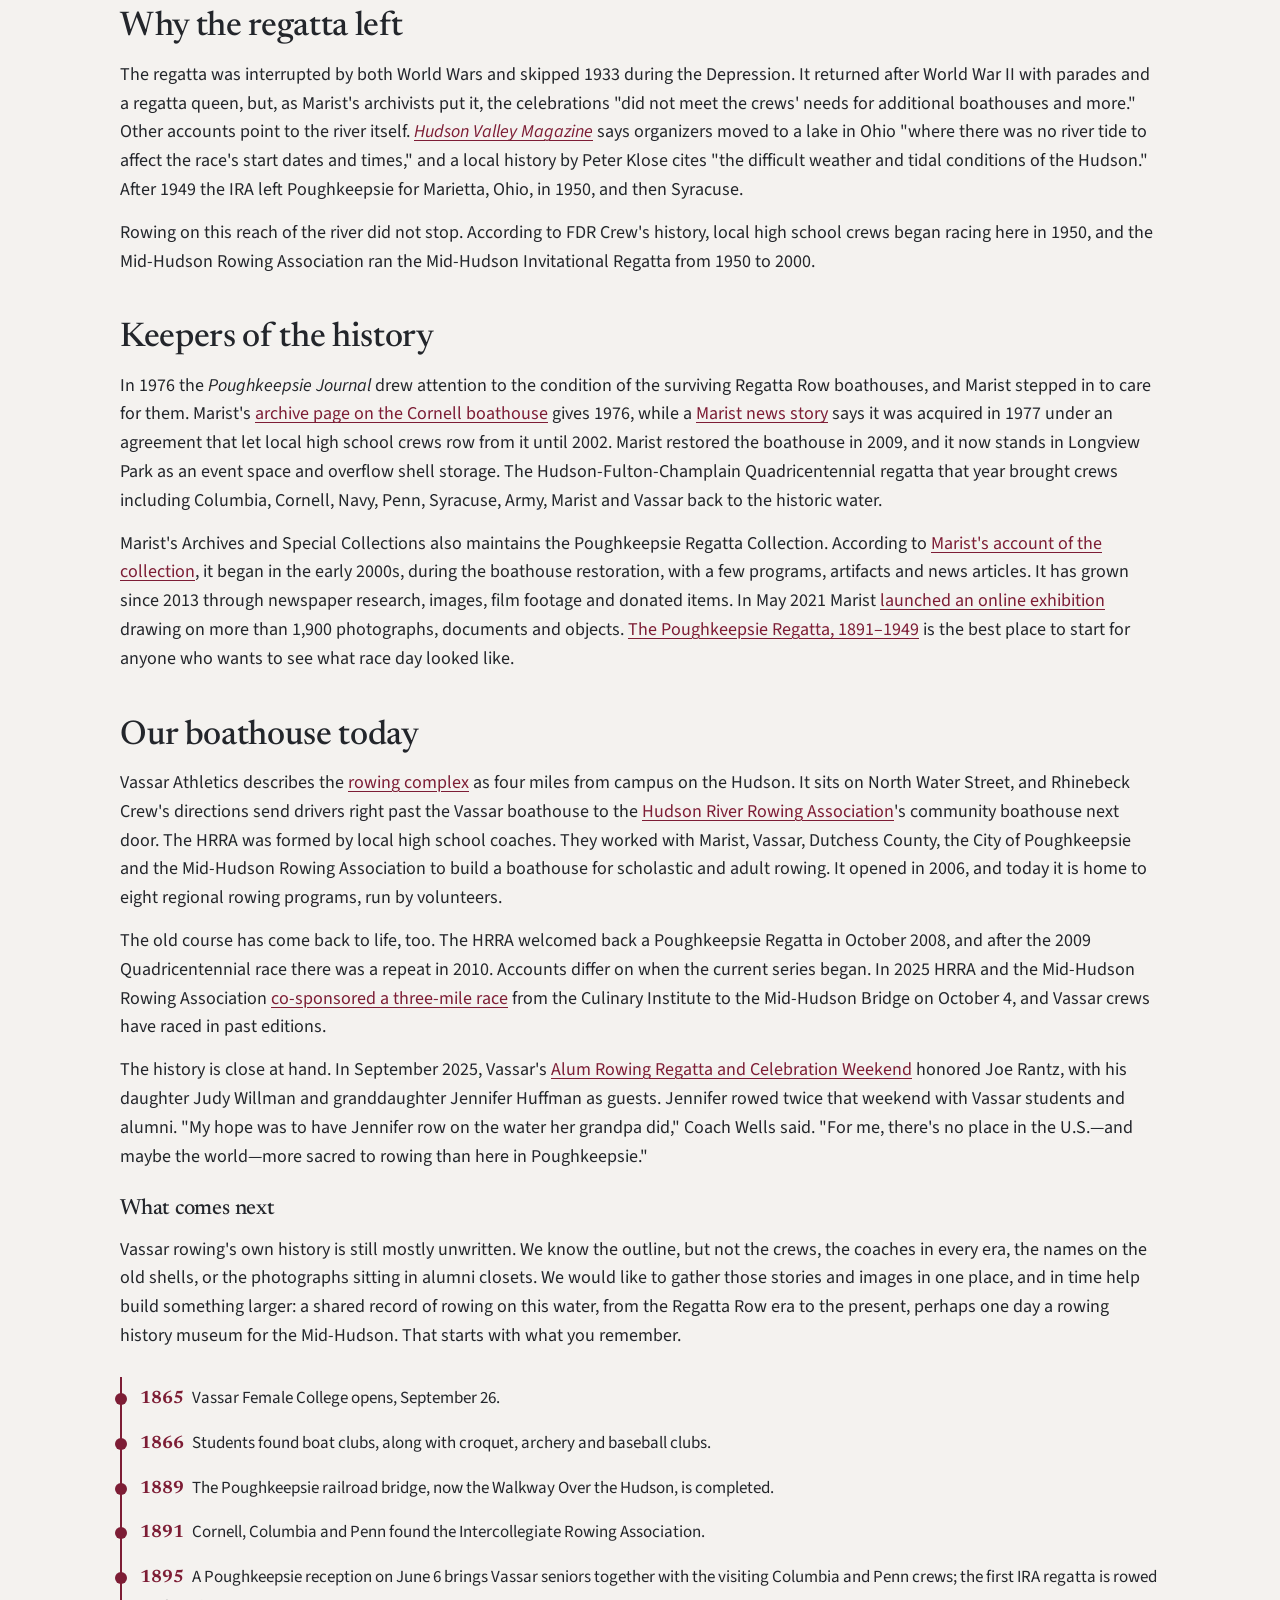
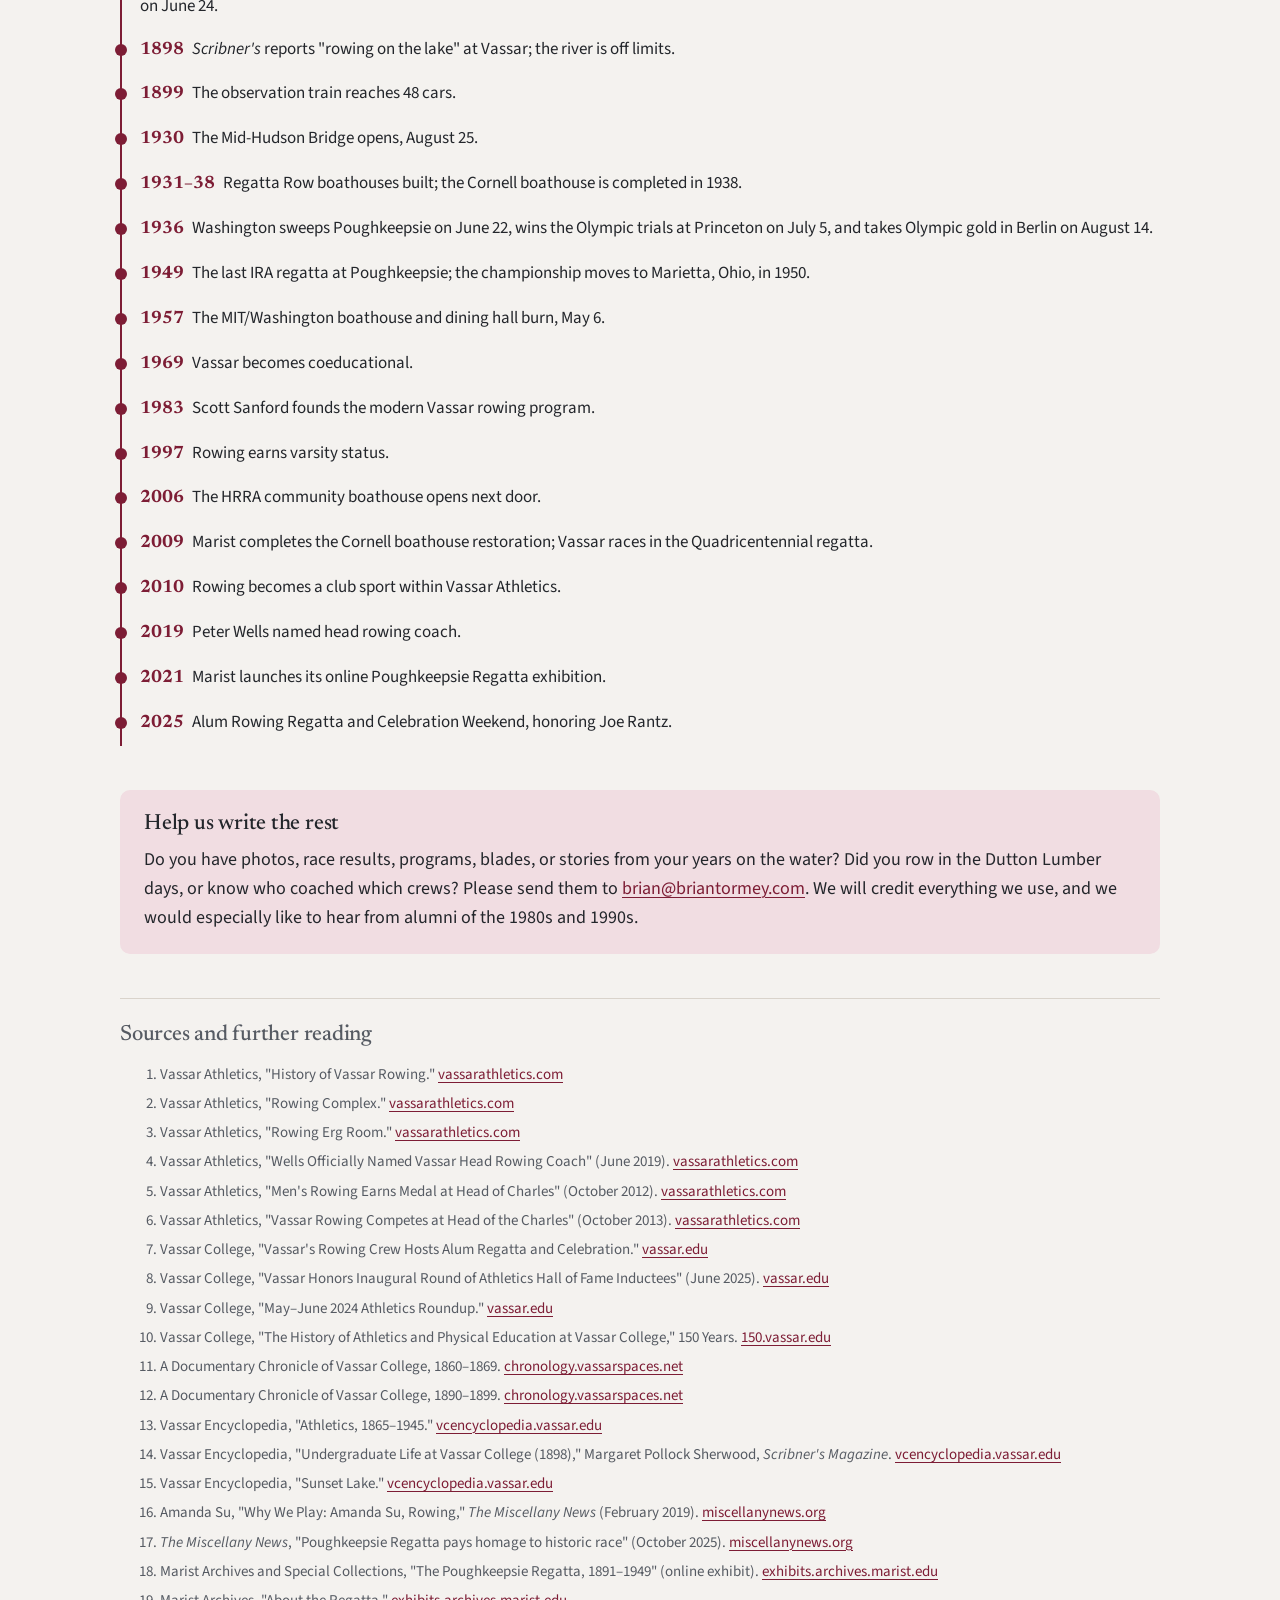
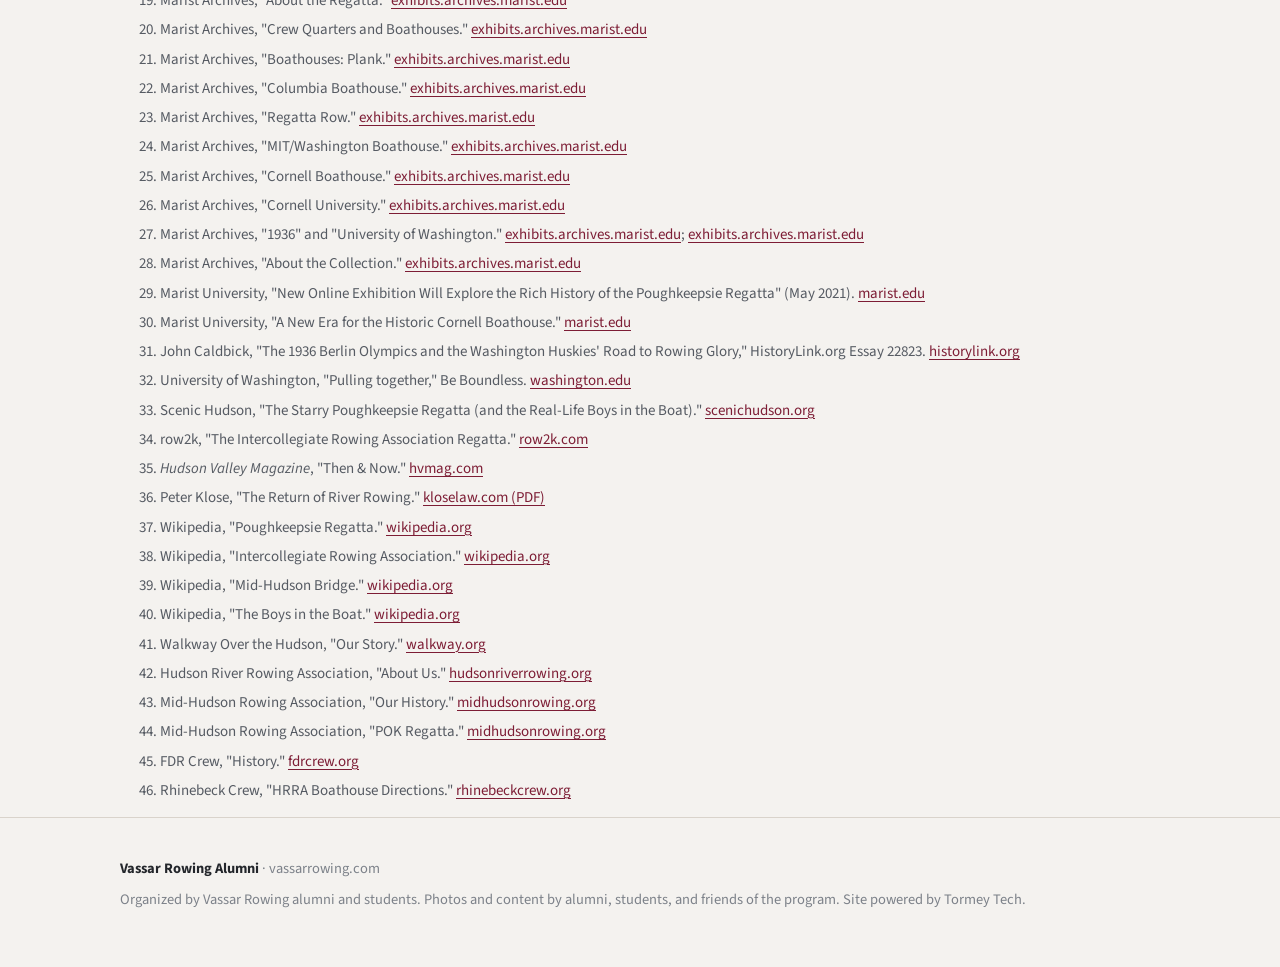
<file: history.html>
<!doctype html>
<html lang="en">
<head>
<meta charset="utf-8">
<meta name="viewport" content="width=device-width, initial-scale=1, viewport-fit=cover">
<meta name="description" content="The history of rowing at Vassar College and of the Poughkeepsie Regatta on the Hudson.">
<link rel="icon" href="data:image/svg+xml,%3Csvg xmlns='http://www.w3.org/2000/svg' viewBox='0 0 32 32'%3E%3Ccircle cx='16' cy='16' r='16' fill='%237D1D35'/%3E%3Ctext x='16' y='21' text-anchor='middle' font-family='Georgia,serif' font-size='14' fill='%23FBF7F4'%3EVC%3C/text%3E%3C/svg%3E">
<title>Vassar Rowing History</title>
<link rel="stylesheet" href="https://fonts.googleapis.com/css2?family=Newsreader:ital,opsz,wght@0,6..72,400;0,6..72,500;0,6..72,600;1,6..72,400&family=Source+Sans+3:wght@400;500;600;700&display=swap">
<link rel="stylesheet" href="styles.css">
<style>
.page-hero{background:var(--burg-deep);color:#fff;padding-block:64px 48px}
.page-hero .eyebrow{color:#F3C9D3}
.page-hero h1{font-size:clamp(38px,6vw,68px);max-width:16ch}
.page-hero p{color:#F6E9EC;font-size:20px;max-width:60ch;margin-top:14px}
.prose{max-width:100%}
.prose h2{margin-top:44px;font-size:clamp(26px,3.4vw,34px)}
.prose h3{margin-top:26px;font-size:22px}
.prose p{margin-top:14px;font-size:18px;line-height:1.6;text-wrap:pretty}
.prose figure{margin:26px 0}
.prose figcaption{font-size:14px;color:var(--muted);margin-top:8px}
.timeline{list-style:none;margin:26px 0 0;padding:0;border-left:2px solid var(--burg)}
.timeline li{padding:8px 0 8px 18px;position:relative}
.timeline li::before{content:"";position:absolute;left:-7px;top:16px;width:12px;height:12px;border-radius:50%;background:var(--burg)}
.timeline strong{font-family:var(--font-display);color:var(--burg);font-size:18px;margin-right:8px}
.sources{margin-top:44px;padding-top:24px;border-top:1px solid var(--line);font-size:15px;color:var(--ink-2)}
.sources li{margin:6px 0}
.callout{margin-top:44px;padding:22px 24px;border-radius:10px;background:var(--rose-soft);display:grid;gap:10px}
</style>
</head>
<body>
<nav class="nav" aria-label="Site">
  <div class="wrap">
    <a class="brand" href="index.html"><span class="vc" aria-hidden="true">VC</span>Vassar Rowing</a>
    <div class="nav-links">
      <a href="index.html#events">Events</a><a href="index.html#give">Give</a><a href="index.html#program">The Team</a><a href="index.html#rosters">Rosters</a><a href="regattas.html">Alumni Regattas</a><a href="index.html#photos">Photos</a><a href="history.html">History</a><a href="index.html#who">Volunteer</a><a href="index.html#update">Update my info</a>
    </div>
  </div>
</nav>

<header class="page-hero">
  <div class="wrap">
    <p class="eyebrow">History</p>
    <h1>Rowing at Vassar, and the water we row on</h1>
    <p>Vassar students founded a rowing club in 1866, and today's crews train on the same stretch of the Hudson where, for half a century, the Poughkeepsie Regatta drew national crowds. This is the story as far as we can document it, and an invitation to help us fill in the rest.</p>
  </div>
</header>

<main class="wrap">
<div class="prose">

<h2>Vassar's first sport</h2>

<figure>
  <img src="photos/rowing-1880-poster.jpg" alt="A College poster reading &quot;Vassar's 'First' Sport: Rowing – 1880&quot; with a photograph of two women in a rowboat, circa 1880." style="width:100%;max-width:640px;height:auto;border-radius:8px">
  <figcaption>A College poster claims rowing as Vassar's "first" sport, pairing the date 1880 with a photograph of two students in a rowboat. We have not yet traced the original photograph in the College archives.</figcaption>
</figure>

<p>Rowing at Vassar is older than almost anything else in the College's athletic life. Vassar Female College opened its doors on September 26, 1865, and within seven months students were organizing to get outside. On April 20, 1866, Annie Glidden, Class of 1869, wrote to her brother: "They are getting up various clubs now for outdoor exercise. They have a floral society, boat clubs and baseball." The letter is preserved in <a href="https://chronology.vassarspaces.net/records/1860-1869/" target="_blank" rel="noopener">A Documentary Chronicle of Vassar College</a>, which notes that it is believed to be the first reference to American women playing baseball. The boat clubs are mentioned in the same breath.</p>

<p>The <a href="https://vcencyclopedia.vassar.edu/student-organizations-and-activities/athletics/athletics-1865-1945/" target="_blank" rel="noopener">Vassar Encyclopedia's history of early athletics</a> confirms that in 1866 "the students founded croquet, archery, and rowing clubs," at a time when the College encouraged sport "even if it doubted the merits of competition." Matthew Vassar believed physical activity would bring balance to his students' lives. The poster above dates its photograph to 1880. We have not found a written source for that particular year, but the written record puts boat clubs at Vassar even earlier, in the College's first academic year.</p>

<p>That early rowing happened on campus water, not on the river. Writing in <em>Scribner's Magazine</em> in 1898, in an essay <a href="https://vcencyclopedia.vassar.edu/interviews-and-reflections/undergraduate-life-at-vassar-college-1898/" target="_blank" rel="noopener">reprinted by the Vassar Encyclopedia</a>, Margaret Pollock Sherwood wrote that the college girl "is roused to physical activity. There is rowing on the lake." The Hudson was part of student life too, through ferry crossings and river excursions, but she was plain about the rules: "Rowing on the river is not permitted." (That lake was not today's Sunset Lake, which was not finished until 1912.) It would take most of another century for Vassar crews to make the Hudson their home.</p>

<h3>Watching from the shore</h3>

<p>Vassar did know the college crews who came to the river. On June 6, 1895, less than three weeks before the first intercollegiate regatta at Poughkeepsie, President and Mrs. Taylor joined Mr. and Mrs. Harris S. Reynolds in hosting a reception at the Reynolds home on Washington Street for the Vassar senior class and the visiting crews from Columbia and Penn. According to the <a href="https://chronology.vassarspaces.net/records/1890-1899/" target="_blank" rel="noopener">College chronicle</a>, <em>The New York Times</em> counted 96 seniors and some 40 crew men, and by the end of the evening the Penn oarsmen's colors had "changed owners."</p>

<h2>A program is born on the Hudson</h2>

<p>Vassar became coeducational in 1969, as the College's <a href="https://150.vassar.edu/histories/athletics/" target="_blank" rel="noopener">sesquicentennial history of athletics</a> recounts. The modern rowing program came later. As <a href="https://www.vassarathletics.com/sports/2009/3/17/WROW_0317090107.aspx" target="_blank" rel="noopener">Vassar Athletics tells it</a>, "Rowing at Vassar began with one young coach, two old wooden shells, and a handful of students who were eager to spend some time on the Hudson River." That was the fall of 1983, and the founder was Scott Sanford, then principal of Spackenkill High School, coaching part-time. He called rowing "the champagne of sports." Ed Clark helped by coaching the women's squad.</p>

<p>The first crews rowed out of F.D. Roosevelt High School's boathouse in two donated wooden shells. As the team grew, A.C. Dutton Lumber Corp. donated a small space next to the Marist College boathouse, about 2,000 meters downriver, and Sanford and his rowers built their own docks. In 1994–95, under President Frances Fergusson, the College acquired adjacent riverfront property with three buildings to renovate. Today's facilities include the boathouse, a clubhouse used for video review, and a launch house, plus an indoor erg room in Kenyon Hall on campus.</p>

<p>Fergusson looked back on that decision when she was inducted into the <a href="https://www.vassar.edu/news/vassar-honors-inaugural-round-athletics-hall-fame-inductees" target="_blank" rel="noopener">Vassar Athletics Hall of Fame</a> in June 2025. Describing how the College rebuilt its athletics after she arrived in 1986, she wrote: "We purchased the land along the Hudson for crew, an historic sport for Poughkeepsie."</p>

<h3>Varsity years and beyond</h3>

<p>Rowing earned varsity status in 1997. Head Coach Mike Alton arrived in 2000 and turned the program's focus toward eights. The results followed: a third-place varsity eight at the 2001 ECAC Championships and a national top-20 ranking, a win in the club eight at the 2002 Head of the Schuylkill, and in 2004 a sixth-place finish for the women's varsity eight at ECACs, which Vassar Athletics called the highest eights placement in program history. Later highlights include a men's double that <a href="https://www.vassarathletics.com/news/2012/10/22/MROW_1022124438.aspx" target="_blank" rel="noopener">medaled at the 2012 Head of the Charles</a> as the fastest undergraduate boat in its event.</p>

<p>In the fall of 2010 rowing moved to club status, though the sesquicentennial history notes it "was retained within the athletics program." In 2019 a rower writing in <a href="https://miscellanynews.org/2019/02/20/sports/why-we-play-amanda-su-rowing/" target="_blank" rel="noopener"><em>The Miscellany News</em></a> called it "a club varsity sport": the team practices and competes like the varsity programs, with less funding and less attention. She also described the team's annual Ergathon during the "27Brew2" challenge, when the rowers "rallied together to reach over 600 donors and raise over $25,000." The crews race on. In the spring of 2024, for example, the men's varsity eight raced at the National Invitational Rowing Championships in Worcester, and both squads posted wins against Union.</p>

<h3>Coaches by era</h3>

<p>Here the record is thin. Scott Sanford founded the program, with Ed Clark coaching the women; Mike Alton was hired in 2000; Rodney Mott is listed as head coach on the Athletics history page; and Stephanie Ricker was head coach in 2012 and 2013. Peter Wells <a href="https://www.vassarathletics.com/news/2019/6/28/general-wells-officially-named-vassar-head-rowing-coach.aspx" target="_blank" rel="noopener">came to Vassar in November 2018</a>, after 35 years as head men's coach at Williams College, where his crews won eight conference championships and eight New England titles. He was named head coach of both the men's and women's squads in June 2019. We don't know the full sequence of coaches or their dates, and we haven't found a published list of notable Vassar rowers. Both are gaps we hope alumni can help fill.</p>

<h2>The Poughkeepsie Regatta</h2>

<p>Long before Vassar put a shell on the river, this stretch of the Hudson was the center of American rowing. The <a href="https://en.wikipedia.org/wiki/Intercollegiate_Rowing_Association" target="_blank" rel="noopener">Intercollegiate Rowing Association</a> was founded in 1891 by Cornell, Columbia and Penn, and on June 24, 1895, it held its first championship regatta at Poughkeepsie. Columbia won; Penn's boat, row2k notes, sank. <a href="https://exhibits.archives.marist.edu/s/regatta/page/about" target="_blank" rel="noopener">Marist's archivists explain</a> why the site was chosen: a relatively straight four-mile stretch of river, sloping banks that let spectators see the race, room to run an observation train along the course, and neutral water.</p>

<p>The event became known simply as the <a href="https://en.wikipedia.org/wiki/Poughkeepsie_Regatta" target="_blank" rel="noopener">Poughkeepsie Regatta</a>, and it grew into a national spectacle. By 1899 the observation train that followed the race along the west shore, "a moving grandstand" of flatcars fitted with seats, ran to 48 cars. Tens of thousands of spectators came to town each June, hundreds of boats and yachts moored along the river, and <a href="https://www.scenichudson.org/viewfinder/recreating-history/" target="_blank" rel="noopener">Scenic Hudson</a> notes that Navy destroyers sometimes attended too. The crowds included Franklin and Eleanor Roosevelt, Theodore Roosevelt, J. Pierpont Morgan, the Astors and the Vanderbilts. Poughkeepsie and Highland, on opposite banks, housed the crews in homes, boarding houses, schools and hotels.</p>

<p>Early on, Cornell set the pace. Under Charles "Pop" Courtney, whose "Courtney stroke" became famous, Cornell dominated the regatta before World War I and won all three races several times between 1900 and 1912. Crews from the West Coast came later. Washington first raced at Poughkeepsie in 1913 and won the varsity race in 1923, and California's eight won Olympic gold in both 1928 and 1932, <a href="https://www.historylink.org/File/22823" target="_blank" rel="noopener">HistoryLink recounts</a>.</p>

<h3>The course and its landmarks</h3>

<p>Crews raced south toward Poughkeepsie from the Hyde Park end, near today's Culinary Institute of America campus. On the finish line, the record is inconsistent. Scenic Hudson places the historic finish at the Mid-Hudson Bridge, while <a href="https://miscellanynews.org/2025/10/08/sports/poughkeepsie-regatta-pays-homage-to-historic-race/" target="_blank" rel="noopener"><em>The Miscellany News</em></a> describes the four miles as running to the railroad bridge that is now the Walkway Over the Hudson. The railroad bridge was completed on January 1, 1889, and after a 1974 fire it reopened in 2009 as a pedestrian park, 212 feet above the river. The Mid-Hudson Bridge opened on August 25, 1930, with then-Governor Franklin Roosevelt and Eleanor Roosevelt at the ceremony.</p>

<h3>Regatta Row</h3>

<p>For years, crews stored their boats in long wooden plank sheds built by local citizens; none of those survive. Columbia bought property in 1912 for a boathouse and quarters on the west shore, north of Highland. It later became a private residence, and what happened to it after the 1990s is unknown.</p>

<p>Between 1931 and 1938 the Poughkeepsie Regatta Association built permanent boathouses on the east bank on what became known as <a href="https://exhibits.archives.marist.edu/s/regatta/page/regatta-row" target="_blank" rel="noopener">"Regatta Row,"</a> off Waterworks Road in the Town of Poughkeepsie. They were the MIT/Washington boathouse (1931) and dining hall (1936), the California boathouse (1932), and the Cornell boathouse, completed in June 1938 as a WPA project. The MIT/Washington boathouse was built for MIT and given to Washington in 1936. Local high school crews used it after the regatta left, until it burned to the ground on May 6, 1957, despite a Coast Guard fireboat's efforts. The California boathouse came down in the late 1970s. The Cornell boathouse is the only one left. (Marist's own accounts differ slightly on which schools had houses on the Row; one also lists Wisconsin.)</p>

<h2>1936: the Boys in the Boat</h2>

<p>On Monday evening, June 22, 1936, the University of Washington <a href="https://exhibits.archives.marist.edu/s/regatta/page/1936" target="_blank" rel="noopener">won the freshman, junior varsity and varsity races</a> at Poughkeepsie, a sweep no school had managed since Cornell in 1912. The varsity eight covered the four miles in 19:09 3/5, coming from behind to take the title, according to the <a href="https://www.washington.edu/boundless/uw-rowing-team-legacy/" target="_blank" rel="noopener">University of Washington's own history</a>. As HistoryLink quotes it, <em>The New York Times</em> wrote: "Washington won all three races on the Hudson River today … There can be no higher tribute paid the youngsters from the Pacific Northwest than that simple statement of fact."</p>

<p>Poughkeepsie was not the Olympic trials, though it is sometimes remembered that way. The trials came on July 5 on Lake Carnegie at Princeton, where the same crew again came from behind to win. On August 14, in front of some 75,000 spectators at Grünau outside Berlin, with Hitler watching from a balcony, it took the gold medal, finishing ahead of Italy and Germany with the top three boats separated by about a second.</p>

<p>That crew, and oarsman Joe Rantz in particular, became the subject of Daniel James Brown's 2013 book <a href="https://en.wikipedia.org/wiki/The_Boys_in_the_Boat" target="_blank" rel="noopener"><em>The Boys in the Boat</em></a> and of George Clooney's 2023 film. Vassar crews train today on the same water where that season was won.</p>

<h2>Why the regatta left</h2>

<p>The regatta was interrupted by both World Wars and skipped 1933 during the Depression. It returned after World War II with parades and a regatta queen, but, as Marist's archivists put it, the celebrations "did not meet the crews' needs for additional boathouses and more." Other accounts point to the river itself. <a href="https://hvmag.com/life-style/news/then-now/" target="_blank" rel="noopener"><em>Hudson Valley Magazine</em></a> says organizers moved to a lake in Ohio "where there was no river tide to affect the race's start dates and times," and a local history by Peter Klose cites "the difficult weather and tidal conditions of the Hudson." After 1949 the IRA left Poughkeepsie for Marietta, Ohio, in 1950, and then Syracuse.</p>

<p>Rowing on this reach of the river did not stop. According to FDR Crew's history, local high school crews began racing here in 1950, and the Mid-Hudson Rowing Association ran the Mid-Hudson Invitational Regatta from 1950 to 2000.</p>

<h2>Keepers of the history</h2>

<p>In 1976 the <em>Poughkeepsie Journal</em> drew attention to the condition of the surviving Regatta Row boathouses, and Marist stepped in to care for them. Marist's <a href="https://exhibits.archives.marist.edu/s/regatta/page/cornell-boathouse" target="_blank" rel="noopener">archive page on the Cornell boathouse</a> gives 1976, while a <a href="https://www.marist.edu/w/news-a-new-era-for-the-historic-cornell-boathouse" target="_blank" rel="noopener">Marist news story</a> says it was acquired in 1977 under an agreement that let local high school crews row from it until 2002. Marist restored the boathouse in 2009, and it now stands in Longview Park as an event space and overflow shell storage. The Hudson-Fulton-Champlain Quadricentennial regatta that year brought crews including Columbia, Cornell, Navy, Penn, Syracuse, Army, Marist and Vassar back to the historic water.</p>

<p>Marist's Archives and Special Collections also maintains the Poughkeepsie Regatta Collection. According to <a href="https://exhibits.archives.marist.edu/s/regatta/page/Collection" target="_blank" rel="noopener">Marist's account of the collection</a>, it began in the early 2000s, during the boathouse restoration, with a few programs, artifacts and news articles. It has grown since 2013 through newspaper research, images, film footage and donated items. In May 2021 Marist <a href="https://www.marist.edu/w/poughkeepsie-regatta-exhibition" target="_blank" rel="noopener">launched an online exhibition</a> drawing on more than 1,900 photographs, documents and objects. <a href="https://exhibits.archives.marist.edu/s/regatta" target="_blank" rel="noopener">The Poughkeepsie Regatta, 1891–1949</a> is the best place to start for anyone who wants to see what race day looked like.</p>

<h2>Our boathouse today</h2>

<p>Vassar Athletics describes the <a href="https://www.vassarathletics.com/sports/2009/3/30/GEN_0330093446.aspx" target="_blank" rel="noopener">rowing complex</a> as four miles from campus on the Hudson. It sits on North Water Street, and Rhinebeck Crew's directions send drivers right past the Vassar boathouse to the <a href="https://hudsonriverrowing.org/about/" target="_blank" rel="noopener">Hudson River Rowing Association</a>'s community boathouse next door. The HRRA was formed by local high school coaches. They worked with Marist, Vassar, Dutchess County, the City of Poughkeepsie and the Mid-Hudson Rowing Association to build a boathouse for scholastic and adult rowing. It opened in 2006, and today it is home to eight regional rowing programs, run by volunteers.</p>

<p>The old course has come back to life, too. The HRRA welcomed back a Poughkeepsie Regatta in October 2008, and after the 2009 Quadricentennial race there was a repeat in 2010. Accounts differ on when the current series began. In 2025 HRRA and the Mid-Hudson Rowing Association <a href="https://midhudsonrowing.org/pok-regatta/" target="_blank" rel="noopener">co-sponsored a three-mile race</a> from the Culinary Institute to the Mid-Hudson Bridge on October 4, and Vassar crews have raced in past editions.</p>

<p>The history is close at hand. In September 2025, Vassar's <a href="https://www.vassar.edu/news/vassars-rowing-crew-hosts-alum-regatta-and-celebration" target="_blank" rel="noopener">Alum Rowing Regatta and Celebration Weekend</a> honored Joe Rantz, with his daughter Judy Willman and granddaughter Jennifer Huffman as guests. Jennifer rowed twice that weekend with Vassar students and alumni. "My hope was to have Jennifer row on the water her grandpa did," Coach Wells said. "For me, there's no place in the U.S.—and maybe the world—more sacred to rowing than here in Poughkeepsie."</p>

<h3>What comes next</h3>

<p>Vassar rowing's own history is still mostly unwritten. We know the outline, but not the crews, the coaches in every era, the names on the old shells, or the photographs sitting in alumni closets. We would like to gather those stories and images in one place, and in time help build something larger: a shared record of rowing on this water, from the Regatta Row era to the present, perhaps one day a rowing history museum for the Mid-Hudson. That starts with what you remember.</p>

<ul class="timeline" aria-label="Key dates">
  <li><strong>1865</strong>Vassar Female College opens, September 26.</li>
  <li><strong>1866</strong>Students found boat clubs, along with croquet, archery and baseball clubs.</li>
  <li><strong>1889</strong>The Poughkeepsie railroad bridge, now the Walkway Over the Hudson, is completed.</li>
  <li><strong>1891</strong>Cornell, Columbia and Penn found the Intercollegiate Rowing Association.</li>
  <li><strong>1895</strong>A Poughkeepsie reception on June 6 brings Vassar seniors together with the visiting Columbia and Penn crews; the first IRA regatta is rowed on June 24.</li>
  <li><strong>1898</strong><em>Scribner's</em> reports "rowing on the lake" at Vassar; the river is off limits.</li>
  <li><strong>1899</strong>The observation train reaches 48 cars.</li>
  <li><strong>1930</strong>The Mid-Hudson Bridge opens, August 25.</li>
  <li><strong>1931–38</strong>Regatta Row boathouses built; the Cornell boathouse is completed in 1938.</li>
  <li><strong>1936</strong>Washington sweeps Poughkeepsie on June 22, wins the Olympic trials at Princeton on July 5, and takes Olympic gold in Berlin on August 14.</li>
  <li><strong>1949</strong>The last IRA regatta at Poughkeepsie; the championship moves to Marietta, Ohio, in 1950.</li>
  <li><strong>1957</strong>The MIT/Washington boathouse and dining hall burn, May 6.</li>
  <li><strong>1969</strong>Vassar becomes coeducational.</li>
  <li><strong>1983</strong>Scott Sanford founds the modern Vassar rowing program.</li>
  <li><strong>1997</strong>Rowing earns varsity status.</li>
  <li><strong>2006</strong>The HRRA community boathouse opens next door.</li>
  <li><strong>2009</strong>Marist completes the Cornell boathouse restoration; Vassar races in the Quadricentennial regatta.</li>
  <li><strong>2010</strong>Rowing becomes a club sport within Vassar Athletics.</li>
  <li><strong>2019</strong>Peter Wells named head rowing coach.</li>
  <li><strong>2021</strong>Marist launches its online Poughkeepsie Regatta exhibition.</li>
  <li><strong>2025</strong>Alum Rowing Regatta and Celebration Weekend, honoring Joe Rantz.</li>
</ul>

<div class="callout">
  <h3 style="margin-top:0">Help us write the rest</h3>
  <p style="margin-top:0">Do you have photos, race results, programs, blades, or stories from your years on the water? Did you row in the Dutton Lumber days, or know who coached which crews? Please send them to <a href="mailto:brian@briantormey.com">brian@briantormey.com</a>. We will credit everything we use, and we would especially like to hear from alumni of the 1980s and 1990s.</p>
</div>

<div class="sources">
  <h3 style="margin-top:0">Sources and further reading</h3>
  <ol>
    <li>Vassar Athletics, "History of Vassar Rowing." <a href="https://www.vassarathletics.com/sports/2009/3/17/WROW_0317090107.aspx">vassarathletics.com</a></li>
    <li>Vassar Athletics, "Rowing Complex." <a href="https://www.vassarathletics.com/sports/2009/3/30/GEN_0330093446.aspx">vassarathletics.com</a></li>
    <li>Vassar Athletics, "Rowing Erg Room." <a href="https://www.vassarathletics.com/facilities/?id=27">vassarathletics.com</a></li>
    <li>Vassar Athletics, "Wells Officially Named Vassar Head Rowing Coach" (June 2019). <a href="https://www.vassarathletics.com/news/2019/6/28/general-wells-officially-named-vassar-head-rowing-coach.aspx">vassarathletics.com</a></li>
    <li>Vassar Athletics, "Men's Rowing Earns Medal at Head of Charles" (October 2012). <a href="https://www.vassarathletics.com/news/2012/10/22/MROW_1022124438.aspx">vassarathletics.com</a></li>
    <li>Vassar Athletics, "Vassar Rowing Competes at Head of the Charles" (October 2013). <a href="https://www.vassarathletics.com/news/2013/10/21/MROW_1021134603.aspx">vassarathletics.com</a></li>
    <li>Vassar College, "Vassar's Rowing Crew Hosts Alum Regatta and Celebration." <a href="https://www.vassar.edu/news/vassars-rowing-crew-hosts-alum-regatta-and-celebration">vassar.edu</a></li>
    <li>Vassar College, "Vassar Honors Inaugural Round of Athletics Hall of Fame Inductees" (June 2025). <a href="https://www.vassar.edu/news/vassar-honors-inaugural-round-athletics-hall-fame-inductees">vassar.edu</a></li>
    <li>Vassar College, "May–June 2024 Athletics Roundup." <a href="https://www.vassar.edu/news/may-june-2024-athletics-roundup">vassar.edu</a></li>
    <li>Vassar College, "The History of Athletics and Physical Education at Vassar College," 150 Years. <a href="https://150.vassar.edu/histories/athletics/">150.vassar.edu</a></li>
    <li>A Documentary Chronicle of Vassar College, 1860–1869. <a href="https://chronology.vassarspaces.net/records/1860-1869/">chronology.vassarspaces.net</a></li>
    <li>A Documentary Chronicle of Vassar College, 1890–1899. <a href="https://chronology.vassarspaces.net/records/1890-1899/">chronology.vassarspaces.net</a></li>
    <li>Vassar Encyclopedia, "Athletics, 1865–1945." <a href="https://vcencyclopedia.vassar.edu/student-organizations-and-activities/athletics/athletics-1865-1945/">vcencyclopedia.vassar.edu</a></li>
    <li>Vassar Encyclopedia, "Undergraduate Life at Vassar College (1898)," Margaret Pollock Sherwood, <em>Scribner's Magazine</em>. <a href="https://vcencyclopedia.vassar.edu/interviews-and-reflections/undergraduate-life-at-vassar-college-1898/">vcencyclopedia.vassar.edu</a></li>
    <li>Vassar Encyclopedia, "Sunset Lake." <a href="https://vcencyclopedia.vassar.edu/buildings-grounds-technology/grounds/sunset-lake/">vcencyclopedia.vassar.edu</a></li>
    <li>Amanda Su, "Why We Play: Amanda Su, Rowing," <em>The Miscellany News</em> (February 2019). <a href="https://miscellanynews.org/2019/02/20/sports/why-we-play-amanda-su-rowing/">miscellanynews.org</a></li>
    <li><em>The Miscellany News</em>, "Poughkeepsie Regatta pays homage to historic race" (October 2025). <a href="https://miscellanynews.org/2025/10/08/sports/poughkeepsie-regatta-pays-homage-to-historic-race/">miscellanynews.org</a></li>
    <li>Marist Archives and Special Collections, "The Poughkeepsie Regatta, 1891–1949" (online exhibit). <a href="https://exhibits.archives.marist.edu/s/regatta">exhibits.archives.marist.edu</a></li>
    <li>Marist Archives, "About the Regatta." <a href="https://exhibits.archives.marist.edu/s/regatta/page/about">exhibits.archives.marist.edu</a></li>
    <li>Marist Archives, "Crew Quarters and Boathouses." <a href="https://exhibits.archives.marist.edu/s/regatta/page/quarters-and-boathouses">exhibits.archives.marist.edu</a></li>
    <li>Marist Archives, "Boathouses: Plank." <a href="https://exhibits.archives.marist.edu/s/regatta/page/boathouses">exhibits.archives.marist.edu</a></li>
    <li>Marist Archives, "Columbia Boathouse." <a href="https://exhibits.archives.marist.edu/s/regatta/page/columbia-boathouse">exhibits.archives.marist.edu</a></li>
    <li>Marist Archives, "Regatta Row." <a href="https://exhibits.archives.marist.edu/s/regatta/page/regatta-row">exhibits.archives.marist.edu</a></li>
    <li>Marist Archives, "MIT/Washington Boathouse." <a href="https://exhibits.archives.marist.edu/s/regatta/page/washington-boathouse">exhibits.archives.marist.edu</a></li>
    <li>Marist Archives, "Cornell Boathouse." <a href="https://exhibits.archives.marist.edu/s/regatta/page/cornell-boathouse">exhibits.archives.marist.edu</a></li>
    <li>Marist Archives, "Cornell University." <a href="https://exhibits.archives.marist.edu/s/regatta/page/cornell-university">exhibits.archives.marist.edu</a></li>
    <li>Marist Archives, "1936" and "University of Washington." <a href="https://exhibits.archives.marist.edu/s/regatta/page/1936">exhibits.archives.marist.edu</a>; <a href="https://exhibits.archives.marist.edu/s/regatta/page/university-of-washington">exhibits.archives.marist.edu</a></li>
    <li>Marist Archives, "About the Collection." <a href="https://exhibits.archives.marist.edu/s/regatta/page/Collection">exhibits.archives.marist.edu</a></li>
    <li>Marist University, "New Online Exhibition Will Explore the Rich History of the Poughkeepsie Regatta" (May 2021). <a href="https://www.marist.edu/w/poughkeepsie-regatta-exhibition">marist.edu</a></li>
    <li>Marist University, "A New Era for the Historic Cornell Boathouse." <a href="https://www.marist.edu/w/news-a-new-era-for-the-historic-cornell-boathouse">marist.edu</a></li>
    <li>John Caldbick, "The 1936 Berlin Olympics and the Washington Huskies' Road to Rowing Glory," HistoryLink.org Essay 22823. <a href="https://www.historylink.org/File/22823">historylink.org</a></li>
    <li>University of Washington, "Pulling together," Be Boundless. <a href="https://www.washington.edu/boundless/uw-rowing-team-legacy/">washington.edu</a></li>
    <li>Scenic Hudson, "The Starry Poughkeepsie Regatta (and the Real-Life Boys in the Boat)." <a href="https://www.scenichudson.org/viewfinder/recreating-history/">scenichudson.org</a></li>
    <li>row2k, "The Intercollegiate Rowing Association Regatta." <a href="https://www.row2k.com/features/3977/the-intercollegiate-rowing-association-regatta/">row2k.com</a></li>
    <li><em>Hudson Valley Magazine</em>, "Then &amp; Now." <a href="https://hvmag.com/life-style/news/then-now/">hvmag.com</a></li>
    <li>Peter Klose, "The Return of River Rowing." <a href="https://www.kloselaw.com/static/2024/07/article_poughkeepsie_regatta-final.pdf">kloselaw.com (PDF)</a></li>
    <li>Wikipedia, "Poughkeepsie Regatta." <a href="https://en.wikipedia.org/wiki/Poughkeepsie_Regatta">wikipedia.org</a></li>
    <li>Wikipedia, "Intercollegiate Rowing Association." <a href="https://en.wikipedia.org/wiki/Intercollegiate_Rowing_Association">wikipedia.org</a></li>
    <li>Wikipedia, "Mid-Hudson Bridge." <a href="https://en.wikipedia.org/wiki/Mid-Hudson_Bridge">wikipedia.org</a></li>
    <li>Wikipedia, "The Boys in the Boat." <a href="https://en.wikipedia.org/wiki/The_Boys_in_the_Boat">wikipedia.org</a></li>
    <li>Walkway Over the Hudson, "Our Story." <a href="https://walkway.org/about-us/our-story/">walkway.org</a></li>
    <li>Hudson River Rowing Association, "About Us." <a href="https://hudsonriverrowing.org/about/">hudsonriverrowing.org</a></li>
    <li>Mid-Hudson Rowing Association, "Our History." <a href="https://midhudsonrowing.org/our-history/">midhudsonrowing.org</a></li>
    <li>Mid-Hudson Rowing Association, "POK Regatta." <a href="https://midhudsonrowing.org/pok-regatta/">midhudsonrowing.org</a></li>
    <li>FDR Crew, "History." <a href="https://fdrcrew.org/resources/history/">fdrcrew.org</a></li>
    <li>Rhinebeck Crew, "HRRA Boathouse Directions." <a href="https://www.rhinebeckcrew.org/hrra-boathouse-directions">rhinebeckcrew.org</a></li>
  </ol>
</div>

</div>
</main>

<footer><div class="wrap"><div><strong style="color:var(--ink)">Vassar Rowing Alumni</strong> · vassarrowing.com</div><div>Organized by Vassar Rowing alumni and students. Photos and content by alumni, students, and friends of the program. Site powered by Tormey Tech.</div></div></footer>
</body></html>
</file>
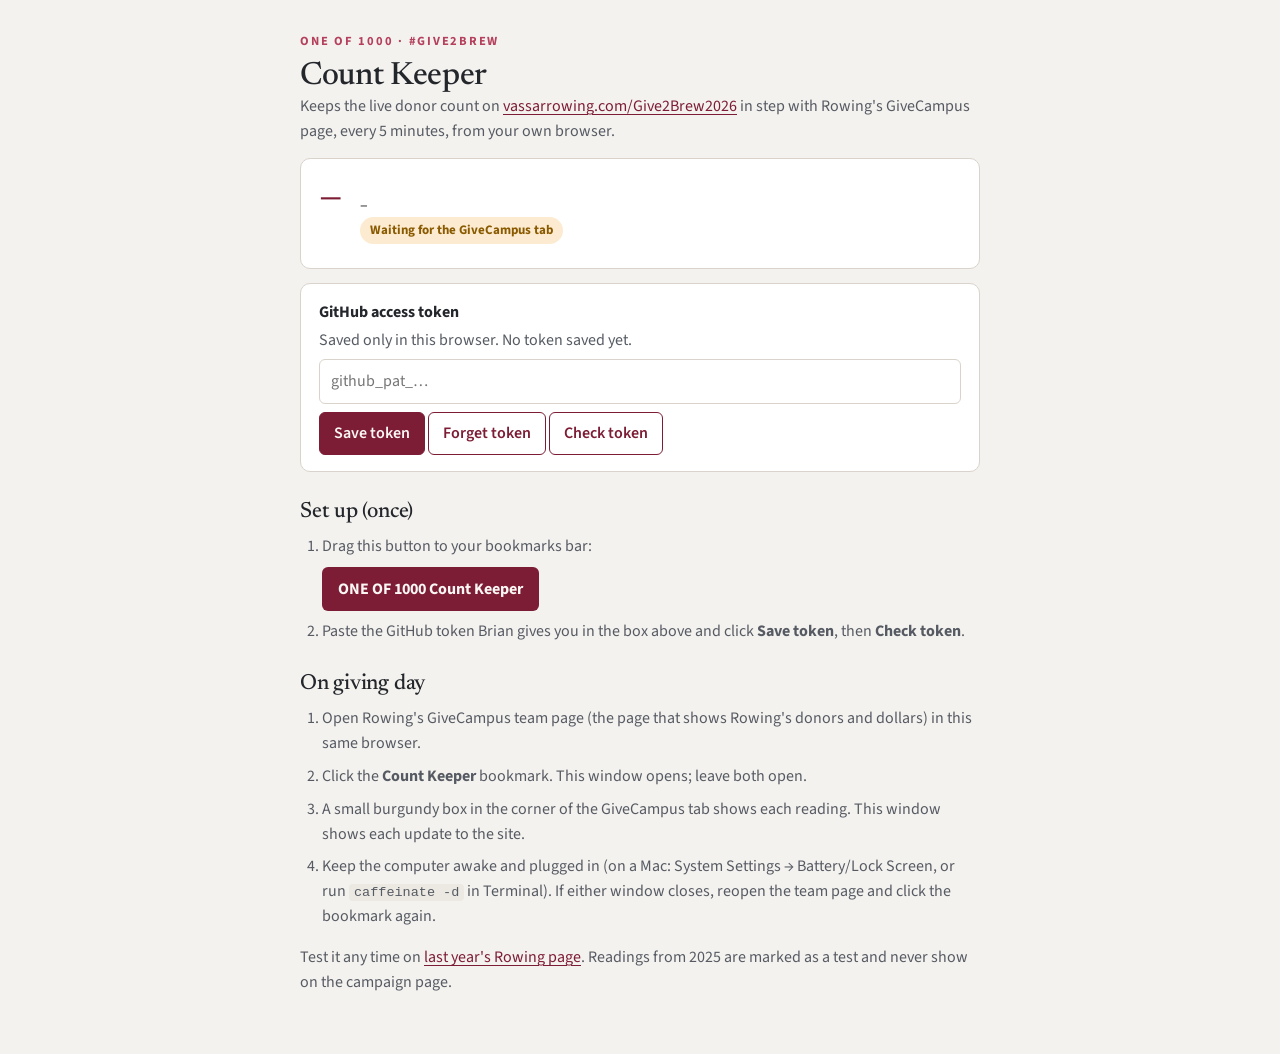
<file: Give2Brew2026/count-keeper.html>
<!doctype html>
<html lang="en">
<head>
<meta charset="utf-8">
<meta name="viewport" content="width=device-width, initial-scale=1">
<meta name="robots" content="noindex">
<title>Count Keeper · ONE OF 1000</title>
<link rel="icon" href="data:image/svg+xml,%3Csvg xmlns='http://www.w3.org/2000/svg' viewBox='0 0 32 32'%3E%3Ccircle cx='16' cy='16' r='16' fill='%237D1D35'/%3E%3Ctext x='16' y='21' text-anchor='middle' font-family='Georgia,serif' font-size='14' fill='%23FBF7F4'%3EVC%3C/text%3E%3C/svg%3E">
<link rel="stylesheet" href="https://fonts.googleapis.com/css2?family=Newsreader:opsz,wght@6..72,500;6..72,600&family=Source+Sans+3:wght@400;600;700&display=swap">
<link rel="stylesheet" href="../styles.css">
<style>
body{font-size:16px}
main{max-width:720px;margin:0 auto;padding:28px 20px 60px}
h1{font-size:32px;margin-top:6px}
h2{font-size:22px;margin-top:28px}
p,li{color:var(--ink-2)}
ol{padding-left:22px;display:grid;gap:8px;margin-top:10px}
.card{background:var(--surface);border:1px solid var(--line);border-radius:10px;padding:16px 18px;margin-top:14px}
.bm{display:inline-block;margin-top:8px;padding:10px 16px;border-radius:6px;background:var(--burg);color:var(--on-burg);font-weight:700;text-decoration:none;cursor:grab}
.status{display:flex;gap:18px;flex-wrap:wrap;align-items:baseline}
.status .big{font-family:var(--font-display);font-size:48px;font-weight:600;color:var(--burg);line-height:1}
.pill{display:inline-block;padding:3px 10px;border-radius:999px;font-size:13px;font-weight:700}
.ok{background:#DDF3E5;color:#1F6B3A}.warn{background:#FCEBD0;color:#8A5A00}.bad{background:var(--rose-soft);color:var(--burg)}
input[type=password]{width:100%;font:inherit;padding:9px 11px;border:1px solid var(--line);border-radius:6px;background:var(--surface);color:var(--ink);margin-top:6px}
button{font:inherit;font-weight:600;padding:8px 14px;border-radius:6px;border:1.5px solid var(--burg);background:transparent;color:var(--burg);cursor:pointer;margin-top:8px}
button.primary{background:var(--burg);color:var(--on-burg)}
#log{margin-top:8px;font:13px/1.45 ui-monospace,SFMono-Regular,Menlo,monospace;color:var(--ink-2);max-height:220px;overflow:auto;white-space:pre-wrap}
code{font-size:13.5px;background:var(--surface-2);padding:1px 5px;border-radius:4px}
</style>
</head>
<body>
<main>
  <span class="eyebrow">ONE OF 1000 &middot; #Give2Brew</span>
  <h1>Count Keeper</h1>
  <p>Keeps the live donor count on <a href="./">vassarrowing.com/Give2Brew2026</a> in step with Rowing's GiveCampus page, every 5 minutes, from your own browser.</p>

  <div class="card" id="live-card">
    <div class="status"><span class="big" id="k-donors">–</span><span><span id="k-dollars">–</span><br><span class="pill warn" id="k-state">Waiting for the GiveCampus tab</span></span></div>
    <div id="log"></div>
  </div>

  <div class="card" id="token-card">
    <strong>GitHub access token</strong>
    <p style="margin-top:4px">Saved only in this browser. <span id="tok-state"></span></p>
    <input type="password" id="tok" placeholder="github_pat_…" autocomplete="off">
    <button class="primary" id="tok-save">Save token</button> <button id="tok-forget">Forget token</button> <button id="tok-test">Check token</button>
  </div>

  <h2>Set up (once)</h2>
  <ol>
    <li>Drag this button to your bookmarks bar: <br><a class="bm" id="bm" href="#">ONE OF 1000 Count Keeper</a></li>
    <li>Paste the GitHub token Brian gives you in the box above and click <b>Save token</b>, then <b>Check token</b>.</li>
  </ol>

  <h2>On giving day</h2>
  <ol>
    <li>Open Rowing's GiveCampus team page (the page that shows Rowing's donors and dollars) in this same browser.</li>
    <li>Click the <b>Count Keeper</b> bookmark. This window opens; leave both open.</li>
    <li>A small burgundy box in the corner of the GiveCampus tab shows each reading. This window shows each update to the site.</li>
    <li>Keep the computer awake and plugged in (on a Mac: System Settings &rarr; Battery/Lock Screen, or run <code>caffeinate -d</code> in Terminal). If either window closes, reopen the team page and click the bookmark again.</li>
  </ol>
  <p style="margin-top:14px">Test it any time on <a href="https://www.givecampus.com/schools/VassarCollege/vassar-athletics-day-of-giving-2025/pages/rowing" target="_blank" rel="noopener">last year's Rowing page</a>. Readings from 2025 are marked as a test and never show on the campaign page.</p>
</main>

<script>
(function(){
  var REPO = 'BTormey23/vassarrowing.com', BRANCH = 'live-data', PATH = 'give2brew2026-live.json';
  var API = 'https://api.github.com/repos/' + REPO + '/contents/' + PATH;
  var GC = /^https:\/\/(www\.)?givecampus\.com$/;
  var HEARTBEAT = 20 * 60000;
  var $ = function(id){ return document.getElementById(id); };
  var lastWrite = 0, busy = false;

  function tok(){ try { return localStorage.getItem('g2b_token') || ''; } catch(e){ return ''; } }
  function setTok(v){ try { v ? localStorage.setItem('g2b_token', v) : localStorage.removeItem('g2b_token'); } catch(e){} showTok(); }
  function showTok(){ $('tok-state').textContent = tok() ? 'A token is saved.' : 'No token saved yet.'; }
  function log(s){ var t = new Date().toLocaleTimeString([], {hour:'numeric', minute:'2-digit', second:'2-digit'}); $('log').textContent = t + '  ' + s + '\n' + $('log').textContent; }
  function state(cls, txt){ var e = $('k-state'); e.className = 'pill ' + cls; e.textContent = txt; }
  function b64(s){ return btoa(unescape(encodeURIComponent(s))); }
  function unb64(s){ return decodeURIComponent(escape(atob(s.replace(/\n/g, '')))); }
  function hdrs(){ return {'Authorization': 'Bearer ' + tok(), 'Accept': 'application/vnd.github+json'}; }
  function stamp(d){ return d.toLocaleString('en-US', {timeZone:'America/New_York', hour:'numeric', minute:'2-digit', weekday:'short'}).replace(/^(\w+) (.*)$/, '$2 $1'); }

  function publish(msg){
    if (!tok()) { state('bad', 'No token saved'); return Promise.resolve({ok:false, text:'No GitHub token saved in the keeper window'}); }
    return fetch(API + '?ref=' + BRANCH + '&t=' + Date.now(), {headers: hdrs(), cache: 'no-store'}).then(function(r){
      if (r.status === 404) return {prev:{}, sha:null};
      if (!r.ok) throw new Error('GitHub read failed: HTTP ' + r.status);
      return r.json().then(function(j){ var p = {}; try { p = JSON.parse(unb64(j.content)); } catch(e){} return {prev:p, sha:j.sha}; });
    }).then(function(x){
      var prev = x.prev || {}, now = new Date(), test = !!msg.test;
      if (!!prev.test !== test) prev = {};
      var d = msg.donors, m = msg.dollars, note = '';
      if (prev.donors && d < prev.donors) { note = ' (held at ' + prev.donors + '; counts never go down)'; d = prev.donors; m = prev.dollars; }
      var changed = d !== prev.donors || m !== prev.dollars;
      if (!changed && prev.checked && (now - new Date(prev.checked)) < HEARTBEAT && (now - lastWrite) < HEARTBEAT) {
        return {ok:true, text:'No change: ' + d + ' donors' + note};
      }
      var out = {checked: now.toISOString().replace(/\.\d+Z$/, 'Z'), test: test, ok: true, error: '', donors: d, dollars: m,
                 source: msg.source, keeper: 'browser',
                 updated_iso: changed || !prev.updated_iso ? now.toISOString().replace(/\.\d+Z$/, 'Z') : prev.updated_iso,
                 updated: changed || !prev.updated ? stamp(now) : prev.updated};
      var body = {message: (test ? 'TEST ' : '') + 'live count: ' + d + ' donors, $' + m, branch: BRANCH, content: b64(JSON.stringify(out, null, 1) + '\n')};
      if (x.sha) body.sha = x.sha;
      return fetch(API, {method:'PUT', headers: Object.assign({'Content-Type':'application/json'}, hdrs()), body: JSON.stringify(body)}).then(function(r){
        if (!r.ok) return r.text().then(function(t){ throw new Error('GitHub write failed: HTTP ' + r.status + ' ' + t.slice(0, 120)); });
        lastWrite = Date.now();
        return {ok:true, text:(changed ? 'Site updated: ' : 'Heartbeat: ') + d + ' donors, $' + (m || 0).toLocaleString() + note + (test ? ' [TEST]' : '')};
      });
    });
  }

  window.addEventListener('message', function(ev){
    if (!GC.test(ev.origin) || !ev.data || ev.data.type !== 'g2b-count') return;
    var msg = ev.data;
    if (!/rowing/i.test(msg.title || '') || typeof msg.donors !== 'number' || msg.donors < 0 || msg.donors > 20000) {
      ev.source.postMessage({type:'g2b-ack', ok:false, text:'That page isn\'t Rowing\'s team page'}, ev.origin);
      log('Ignored a reading from ' + (msg.title || 'an unknown page')); return;
    }
    msg.test = /2025/.test(msg.source || '');
    $('k-donors').textContent = msg.donors.toLocaleString();
    $('k-dollars').textContent = (msg.dollars != null ? '$' + msg.dollars.toLocaleString() + ' raised' : '') + (msg.test ? ' · test (2025 page)' : '');
    if (busy) return; busy = true;
    publish(msg).then(function(res){
      log(res.text); state(res.ok ? 'ok' : 'bad', res.ok ? 'Running · last check ' + new Date().toLocaleTimeString([], {hour:'numeric', minute:'2-digit'}) : res.text);
      ev.source.postMessage({type:'g2b-ack', ok:res.ok, text:res.text}, ev.origin);
    }).catch(function(e){
      log(String(e.message || e)); state('bad', 'Problem: see log');
      ev.source.postMessage({type:'g2b-ack', ok:false, text:String(e.message || e)}, ev.origin);
    }).then(function(){ busy = false; });
  });

  // tell the GiveCampus tab we're ready, so it sends a reading right away
  if (window.opener) { try { window.opener.postMessage({type:'g2b-ready'}, '*'); } catch(e){} }

  $('tok-save').onclick = function(){ var v = $('tok').value.trim(); if (v) { setTok(v); $('tok').value = ''; log('Token saved in this browser'); } };
  $('tok-forget').onclick = function(){ setTok(''); log('Token removed from this browser'); };
  $('tok-test').onclick = function(){
    if (!tok()) { log('No token saved'); return; }
    fetch('https://api.github.com/repos/' + REPO, {headers: hdrs(), cache:'no-store'}).then(function(r){ return r.json().then(function(j){ return [r.status, j]; }); }).then(function(x){
      var ok = x[0] === 200 && x[1].permissions && x[1].permissions.push;
      log(ok ? 'Token works: it can update ' + REPO : 'Token problem (HTTP ' + x[0] + '): it needs Contents read and write on ' + REPO);
      state(ok ? 'ok' : 'bad', ok ? 'Token works' : 'Token problem');
    }).catch(function(e){ log('Token check failed: ' + e); });
  };
  showTok();

  // ---- the bookmarklet (runs inside the GiveCampus tab) ----
  function keeper(){
    var K = 'https://vassarrowing.com/Give2Brew2026/count-keeper.html';
    if (!/givecampus\.com$/.test(location.hostname) || location.pathname.indexOf('/pages/') < 0) { alert("Open Rowing's GiveCampus team page first, then click this bookmark."); return; }
    var s = window.__g2b;
    if (s) { s.w = window.open(K, 'g2bkeeper', 'width=520,height=760'); setTimeout(s.tick, 2500); return; }
    s = window.__g2b = {w: window.open(K, 'g2bkeeper', 'width=520,height=760')};
    var b = document.createElement('div');
    b.style.cssText = 'position:fixed;z-index:2147483647;right:12px;bottom:12px;background:#4E1121;color:#fff;font:600 14px/1.35 system-ui,sans-serif;padding:10px 14px;border-radius:8px;box-shadow:0 4px 16px rgba(0,0,0,.35);max-width:340px';
    b.textContent = 'ONE OF 1000 Count Keeper starting…'; document.body.appendChild(b);
    function n(t){ t = (t || '').replace(/[^\d.]/g, ''); return t ? Math.round(parseFloat(t)) : null; }
    function say(t, warn){ b.style.background = warn ? '#8A5A00' : '#4E1121'; b.textContent = t; }
    s.tick = function(){
      fetch(location.href, {cache: 'no-store', credentials: 'include'}).then(function(r){ return r.text(); }).then(function(h){
        var d = new DOMParser().parseFromString(h, 'text/html');
        var a = d.querySelector('#donor_count .goal_stat_count'), m = d.querySelector('#donation_count .goal_stat_count');
        if (!a) { say("Count Keeper: couldn't read the count. Reload this page and click the bookmark again.", true); return; }
        var msg = {type: 'g2b-count', donors: n(a.textContent), dollars: n(m && m.textContent), title: d.title, source: location.href.split('#')[0], at: new Date().toISOString()};
        if (!s.w || s.w.closed) { say('Keeper window is closed: click the bookmark again. Last reading: ' + msg.donors + ' donors', true); return; }
        s.last = msg; s.w.postMessage(msg, 'https://vassarrowing.com');
        say('Count Keeper: read ' + msg.donors + ' donors at ' + new Date().toLocaleTimeString([], {hour: 'numeric', minute: '2-digit'}) + '. Keep this tab open.');
      }).catch(function(e){ say('Count Keeper: reading failed (' + e + '). Trying again in 5 minutes.', true); });
    };
    window.addEventListener('message', function(ev){
      if (ev.origin !== 'https://vassarrowing.com' || !ev.data) return;
      if (ev.data.type === 'g2b-ready') s.tick();
      if (ev.data.type === 'g2b-ack') say('Count Keeper: ' + ev.data.text + ' · ' + new Date().toLocaleTimeString([], {hour: 'numeric', minute: '2-digit'}), !ev.data.ok);
    });
    setTimeout(s.tick, 4000);
    s.iv = setInterval(s.tick, 300000);
  }
  $('bm').href = 'javascript:' + encodeURIComponent('(' + keeper.toString() + ')()');
  $('bm').onclick = function(e){ e.preventDefault(); alert('Drag this button to your bookmarks bar, then click it while you are on Rowing\'s GiveCampus page.'); };
})();
</script>
</body>
</html>
</file>
<file: styles.css>
:root{
  --ground:#F4F2EF; --surface:#FFFFFF; --surface-2:#ECE8E2; --line:#D9D3CB;
  --ink:#23262B; --ink-2:#565B63; --muted:#7C8189;
  --burg:#7D1D35; --burg-deep:#4E1121; --rose:#B4405C; --rose-soft:#F1DDE2; --river:#4F6B80;
  --on-burg:#FBF7F4; --focus:#B4405C;
  --font-display:"Newsreader",Georgia,"Times New Roman",serif;
  --font-body:"Source Sans 3","Source Sans Pro",system-ui,-apple-system,"Segoe UI",Helvetica,Arial,sans-serif;
}
@media (prefers-color-scheme: dark){
  :root:not([data-theme="light"]){
    color-scheme:dark;
    --ground:#17181B; --surface:#1F2125; --surface-2:#2A2C31; --line:#3A3D44;
    --ink:#ECE9E4; --ink-2:#BDB8B0; --muted:#8E9199;
    --burg:#9A2C48; --burg-deep:#3B0D1A; --rose:#D0627C; --rose-soft:#3A2028; --river:#7E9BB0;
    --on-burg:#FBF7F4; --focus:#D0627C;
  }
}
:root[data-theme="dark"]{
  color-scheme:dark;
  --ground:#17181B; --surface:#1F2125; --surface-2:#2A2C31; --line:#3A3D44;
  --ink:#ECE9E4; --ink-2:#BDB8B0; --muted:#8E9199;
  --burg:#9A2C48; --burg-deep:#3B0D1A; --rose:#D0627C; --rose-soft:#3A2028; --river:#7E9BB0;
  --on-burg:#FBF7F4; --focus:#D0627C;
}
*{box-sizing:border-box}
body{margin:0;background:var(--ground);color:var(--ink);font-family:var(--font-body);font-size:17px;line-height:1.55;-webkit-font-smoothing:antialiased}
h1,h2,h3{font-family:var(--font-display);font-weight:500;line-height:1.1;margin:0;text-wrap:balance;letter-spacing:-.01em}
h2{font-size:clamp(30px,4vw,40px)}
h3{font-size:24px}
p{margin:0}
a{color:var(--burg);text-decoration-thickness:1px;text-underline-offset:3px}
a:focus-visible,button:focus-visible,input:focus-visible,select:focus-visible,textarea:focus-visible{outline:3px solid var(--focus);outline-offset:2px}
img{max-width:100%;display:block}
.wrap{max-width:1080px;margin:0 auto;padding-inline:20px}
.eyebrow{font-size:12.5px;font-weight:700;letter-spacing:.14em;text-transform:uppercase;color:var(--rose)}
.lede{font-size:20px;color:var(--ink-2);max-width:100%;text-wrap:pretty}
.measure{max-width:100%;text-wrap:pretty}
section.block{padding-block:72px}
section.block + section.block{border-top:1px solid var(--line)}
.stack{display:grid;gap:14px}
.btn{display:inline-flex;align-items:center;gap:8px;padding:12px 20px;border-radius:6px;font-weight:600;font-size:16px;text-decoration:none;border:1.5px solid transparent;cursor:pointer;font-family:inherit;line-height:1.2}
.btn-primary{background:var(--burg);color:var(--on-burg);border-color:var(--burg)}
.btn-primary:hover{background:var(--burg-deep);border-color:var(--burg-deep)}
.btn-ghost{background:transparent;color:var(--burg);border-color:var(--burg)}
.btn-ghost:hover{background:var(--rose-soft)}
.btn-light{background:rgba(255,255,255,.14);color:#fff;border-color:rgba(255,255,255,.55);backdrop-filter:blur(4px)}
.btn-light:hover{background:rgba(255,255,255,.26)}

/* nav */
.nav{position:sticky;top:env(safe-area-inset-top,0px);z-index:20;background:color-mix(in srgb,var(--ground) 88%,transparent);backdrop-filter:blur(10px);border-bottom:1px solid var(--line)}
.nav .wrap{display:flex;align-items:center;gap:22px;height:58px}
.brand{display:flex;align-items:center;gap:10px;text-decoration:none;color:var(--ink);font-family:var(--font-display);font-size:21px;font-weight:600;letter-spacing:-.01em;margin-right:auto;white-space:nowrap}
.brand .vc{width:30px;height:30px;border-radius:50%;background:var(--burg);color:var(--on-burg);display:grid;place-items:center;font-family:var(--font-display);font-size:14px;font-weight:600;letter-spacing:.02em}
.nav-links{display:flex;gap:4px;overflow-x:auto;scrollbar-width:none}
.nav-links::-webkit-scrollbar{display:none}
.nav-links a{color:var(--ink-2);text-decoration:none;font-weight:600;font-size:14.5px;padding:8px 10px;border-radius:5px;white-space:nowrap}
.nav-links a:hover{color:var(--burg);background:var(--rose-soft)}

/* hero */
.hero{position:relative;isolation:isolate;color:#fff;background:var(--burg-deep);min-height:min(78vh,640px);display:flex;align-items:flex-end}
.hero img{position:absolute;inset:0;width:100%;height:100%;object-fit:cover;z-index:-2}
.hero::after{content:"";position:absolute;inset:0;z-index:-1;background:linear-gradient(180deg,rgba(35,20,26,.15) 0%,rgba(35,20,26,.25) 45%,rgba(60,18,32,.86) 100%)}
.hero .wrap{padding-block:56px 44px;display:grid;gap:18px;width:100%}
.hero .eyebrow{color:#F3C9D3}
.hero h1{font-size:clamp(44px,7vw,86px);font-weight:500;max-width:12ch}
.hero h1 em{font-style:italic;font-weight:400}
.hero p{font-size:clamp(18px,2.2vw,22px);max-width:52ch;color:#F6E9EC}
.hero .actions{display:flex;flex-wrap:wrap;gap:12px;margin-top:6px}

/* intro strip */
.pillars{display:grid;grid-template-columns:repeat(auto-fit,minmax(200px,1fr));gap:22px 28px;margin-top:34px}
.pillar{display:grid;gap:6px;padding-top:14px;border-top:2px solid var(--burg)}
.pillar strong{font-family:var(--font-display);font-size:21px;font-weight:500}
.pillar span{color:var(--ink-2);font-size:15.5px}

/* roster */
.roster-panel{background:var(--surface);border:1px solid var(--line);border-radius:10px;padding:26px;display:grid;gap:22px;margin-top:28px;box-shadow:0 1px 0 rgba(0,0,0,.03)}
.finder{display:grid;grid-template-columns:auto 1fr;gap:22px;align-items:end}
.finder label{display:grid;gap:6px;font-weight:600;font-size:14px;color:var(--ink-2)}
.finder input{font:inherit;font-family:var(--font-display);font-size:34px;font-weight:500;padding:6px 12px;border:1.5px solid var(--line);border-radius:8px;background:var(--ground);color:var(--ink);width:150px;font-variant-numeric:tabular-nums}
.finder input[type=text]{font-family:var(--font-body);font-size:18px;font-weight:400;width:100%;padding:12px 14px}
.finder input:focus{border-color:var(--burg)}
.chips{display:flex;flex-wrap:wrap;gap:8px}
.chip{border:1px solid var(--line);background:var(--ground);color:var(--ink-2);border-radius:999px;padding:5px 12px;font-size:14px;font-weight:600;cursor:pointer;font-family:inherit}
.chip:hover,.chip[aria-pressed=true]{background:var(--burg);color:var(--on-burg);border-color:var(--burg)}
.results{display:grid;gap:26px}
.class-group{display:grid;gap:10px}
details.class-group{gap:0}
details.class-group > summary{list-style:none;cursor:pointer;display:flex;align-items:baseline;gap:12px;flex-wrap:wrap;padding:6px 0}
details.class-group > summary::-webkit-details-marker{display:none}
details.class-group > summary .caret{margin-left:auto;width:10px;height:10px;border-right:2px solid var(--burg);border-bottom:2px solid var(--burg);transform:rotate(-45deg);transition:transform .15s;align-self:center}
details.class-group[open] > summary .caret{transform:rotate(45deg)}
details.class-group > .names{margin-top:6px;margin-bottom:10px}
.class-head{display:flex;align-items:baseline;gap:12px;flex-wrap:wrap}
.class-head h3{font-size:22px}
.class-head.pinned h3{font-size:30px;color:var(--burg)}
.class-head .count{color:var(--muted);font-size:14px;font-weight:600}
.names{display:grid;grid-template-columns:repeat(auto-fill,minmax(230px,1fr));gap:4px 18px;margin:0;padding:0;list-style:none}
.names li{display:flex;align-items:center;gap:8px;padding:6px 0;border-bottom:1px dotted var(--line);font-size:16.5px}
.names .nm{flex:1;min-width:0}
.names .alt{color:var(--muted);font-size:14px}
.tag{font-size:11px;font-weight:700;letter-spacing:.06em;padding:2px 7px;border-radius:4px;background:var(--surface-2);color:var(--ink-2);white-space:nowrap}
.tag.side{background:var(--rose-soft);color:var(--burg)}
.tag.stu{background:color-mix(in srgb,var(--river) 18%,transparent);color:var(--river)}
.roster-note{display:flex;flex-wrap:wrap;gap:12px;align-items:center;justify-content:space-between;padding:16px 18px;border-radius:8px;background:var(--rose-soft);color:var(--ink)}
.roster-note p{max-width:60ch}
.empty{color:var(--muted);padding:12px 0}

/* photos */
.mosaic{display:grid;grid-template-columns:repeat(6,1fr);grid-auto-rows:150px;gap:10px;margin-top:28px}
.mosaic figure{margin:0;position:relative;overflow:hidden;border-radius:8px;background:var(--surface-2)}
.mosaic img{width:100%;height:100%;object-fit:cover;transition:transform .5s ease}
.mosaic figure:hover img{transform:scale(1.03)}
.mosaic figcaption{position:absolute;left:0;right:0;bottom:0;padding:22px 12px 10px;font-size:13px;color:#fff;background:linear-gradient(180deg,transparent,rgba(30,12,18,.75))}
.m-a{grid-column:span 3;grid-row:span 2}.m-b{grid-column:span 3}.m-c{grid-column:span 2}.m-d{grid-column:span 1}.m-e{grid-column:span 2}.m-f{grid-column:span 2;grid-row:span 2}.m-g{grid-column:span 2}.m-h{grid-column:span 2}
@media (max-width:760px){.mosaic{grid-template-columns:repeat(2,1fr);grid-auto-rows:170px}.mosaic figure{grid-column:span 1 !important;grid-row:span 1 !important}.m-a{grid-column:span 2 !important}}

/* events */
.events{display:grid;grid-template-columns:repeat(auto-fit,minmax(280px,1fr));gap:18px;margin-top:28px}
.event{background:var(--surface);border:1px solid var(--line);border-radius:10px;padding:22px;display:grid;gap:10px;align-content:start}
.event .when{font-family:var(--font-display);font-size:22px;color:var(--burg)}
.event .when.tbd{color:var(--muted);font-style:italic}
.event h3{font-size:22px}
.event p{color:var(--ink-2);font-size:15.5px}
.recap{margin-top:40px;display:grid;grid-template-columns:1.1fr 1fr;gap:30px;align-items:center}
.recap img{border-radius:10px;aspect-ratio:4/3;object-fit:cover;width:100%}
@media (max-width:760px){.recap{grid-template-columns:1fr}}

/* live feeds */
.live{display:grid;grid-template-columns:1fr 1fr;gap:26px;margin-top:34px}
@media (max-width:760px){.live{grid-template-columns:1fr}}
.live-col{background:var(--surface);border:1px solid var(--line);border-radius:10px;padding:20px 22px}
.live-head{display:flex;align-items:baseline;gap:10px;flex-wrap:wrap;margin-bottom:10px;font-size:14px}
.live-head .eyebrow{margin-right:auto}
.feed{list-style:none;margin:0;padding:0;display:grid}
.feed li{display:grid;grid-template-columns:auto 1fr;gap:12px;padding:10px 0;border-bottom:1px dotted var(--line);font-size:15.5px;align-items:baseline}
.feed li:last-child{border-bottom:0}
.feed .d{font-family:var(--font-display);font-size:17px;color:var(--burg);white-space:nowrap;min-width:5.5ch;font-variant-numeric:tabular-nums}
.feed .t{color:var(--ink)}
.feed .m{display:block;color:var(--muted);font-size:13.5px}
.feed-empty{color:var(--muted);grid-template-columns:1fr !important}
/* program */
.program{display:grid;grid-template-columns:1.3fr 1fr;gap:30px;align-items:center;margin-top:26px}
@media (max-width:760px){.program{grid-template-columns:1fr}}
.video{position:relative;aspect-ratio:16/9;max-width:100%;border-radius:10px;overflow:hidden;background:#000}
.video iframe{position:absolute;inset:0;width:100%;height:100%;border:0}

/* give */
.give{background:var(--burg);color:var(--on-burg)}
.give .eyebrow{color:#F3C9D3}
.give .lede{color:#F1DEE3}
.give a{color:#fff}
.give-grid{display:grid;grid-template-columns:repeat(auto-fit,minmax(280px,1fr));gap:18px;margin-top:30px}
.give-card{border:1px solid rgba(255,255,255,.3);border-radius:10px;padding:24px;display:grid;gap:12px;align-content:start;background:rgba(255,255,255,.06)}
.give-card h3{color:#fff}
.give-card p{color:#F1DEE3;font-size:15.5px}
.give .btn-light{margin-top:6px;justify-self:start}
.fine{font-size:14px;color:#E3C9D0;max-width:70ch;margin-top:26px}

/* history */
.history{display:grid;grid-template-columns:1fr 1fr;gap:34px;align-items:start;margin-top:26px}
.history img{border-radius:8px}
.history .measure{font-size:17.5px}
.history .measure p + p{margin-top:14px}
@media (max-width:760px){.history{grid-template-columns:1fr}}

/* who */
.committees{display:grid;grid-template-columns:repeat(auto-fit,minmax(240px,1fr));gap:10px;margin-top:14px}
.cmte{border:1px solid var(--line);border-radius:8px;background:var(--surface);padding:12px 14px;cursor:pointer;display:grid;gap:8px;transition:border-color .15s}
.cmte:hover,.cmte:focus-within,.cmte.open{border-color:var(--burg)}
.cmte .cmte-name{font-weight:600;font-size:15px;display:flex;justify-content:space-between;align-items:center;gap:8px}
.cmte .cmte-name .n{font-size:12px;font-weight:700;color:var(--muted);letter-spacing:.04em}
.cmte .cmte-body{display:none;font-size:14.5px;color:var(--ink-2)}
.cmte:hover .cmte-body,.cmte:focus-within .cmte-body,.cmte.open .cmte-body{display:grid;gap:8px}
.cmte .members{font-size:14px;color:var(--ink);line-height:1.45}
.cmte .members .lbl{font-size:11px;font-weight:700;letter-spacing:.08em;text-transform:uppercase;color:var(--rose);display:block;margin-bottom:2px}
.checks{border:1px solid var(--line);border-radius:8px;padding:12px 14px 10px;display:grid;grid-template-columns:repeat(3,1fr);gap:8px 18px;margin:0}
@media (max-width:760px){.checks{grid-template-columns:1fr}}
.checks legend{font-size:14px;font-weight:600;color:var(--ink-2);padding:0 6px}
.form .checks label{display:grid;grid-template-columns:18px 1fr;align-items:start;gap:10px;font-size:15px;font-weight:500;color:var(--ink);padding:4px 0;line-height:1.3}
.form .checks input[type=checkbox]{width:18px;height:18px;margin:2px 0 0;padding:0;accent-color:var(--burg);border-radius:3px}

/* update form */
.form{background:var(--surface);border:1px solid var(--line);border-radius:10px;padding:26px;margin-top:26px;display:grid;gap:16px}
.grid2{display:grid;grid-template-columns:1fr 1fr;gap:14px}
.grid3{display:grid;grid-template-columns:1fr 1fr 1fr;gap:14px}
@media (max-width:640px){.grid2,.grid3{grid-template-columns:1fr}}
.form label{display:grid;gap:5px;font-size:14px;font-weight:600;color:var(--ink-2)}
.form input,.form select,.form textarea{font:inherit;padding:10px 12px;border:1.5px solid var(--line);border-radius:6px;background:var(--ground);color:var(--ink);width:100%}
.form textarea{min-height:90px;resize:vertical}
.out{display:none;gap:10px;background:var(--ground);border:1px dashed var(--line);border-radius:8px;padding:16px}
.out.show{display:grid}
.out pre{white-space:pre-wrap;font-family:inherit;margin:0;font-size:15px;color:var(--ink-2)}
.privacy{font-size:14px;color:var(--muted);max-width:70ch}

footer{padding-block:40px 56px;border-top:1px solid var(--line);color:var(--muted);font-size:14.5px}
footer .wrap{display:grid;gap:8px}
@media (max-width:640px){.finder{grid-template-columns:1fr}.finder input{width:100%}section.block{padding-block:52px}}
@media (prefers-reduced-motion:reduce){.mosaic img{transition:none}}
</file>
